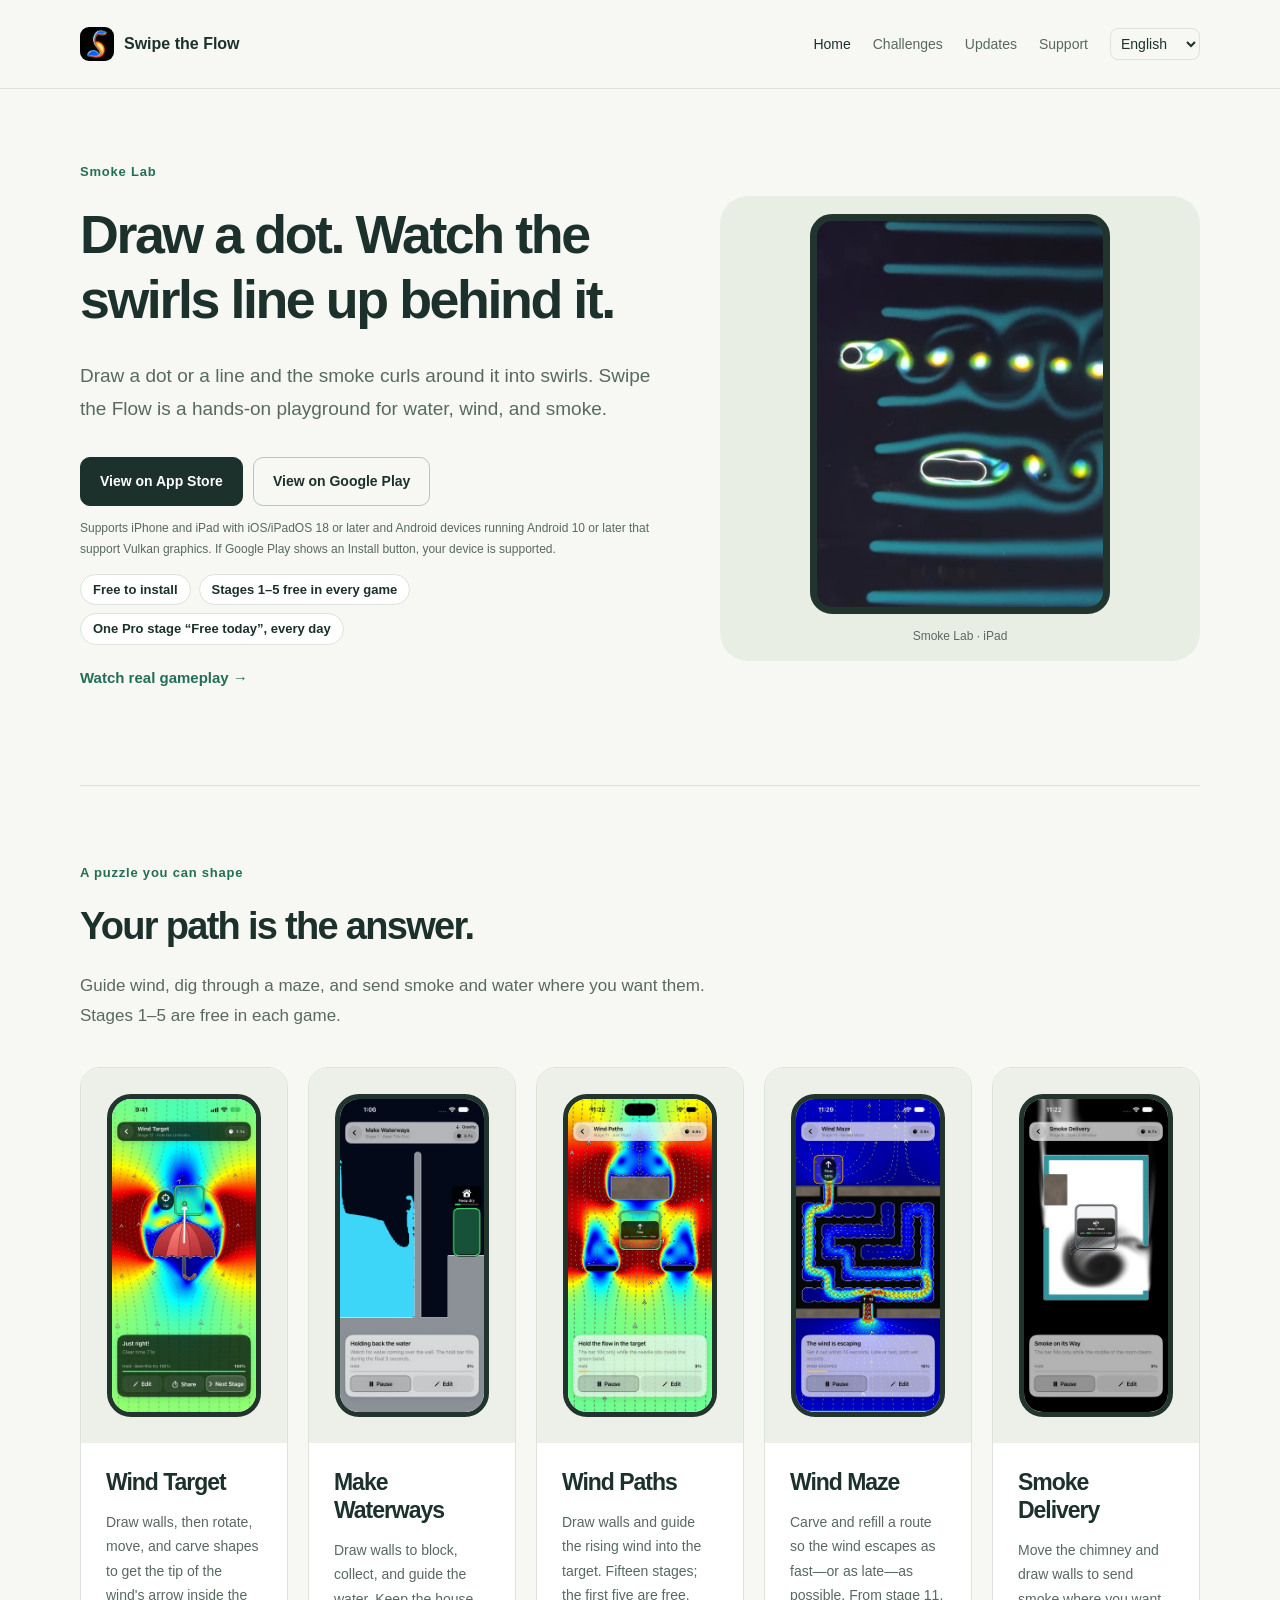
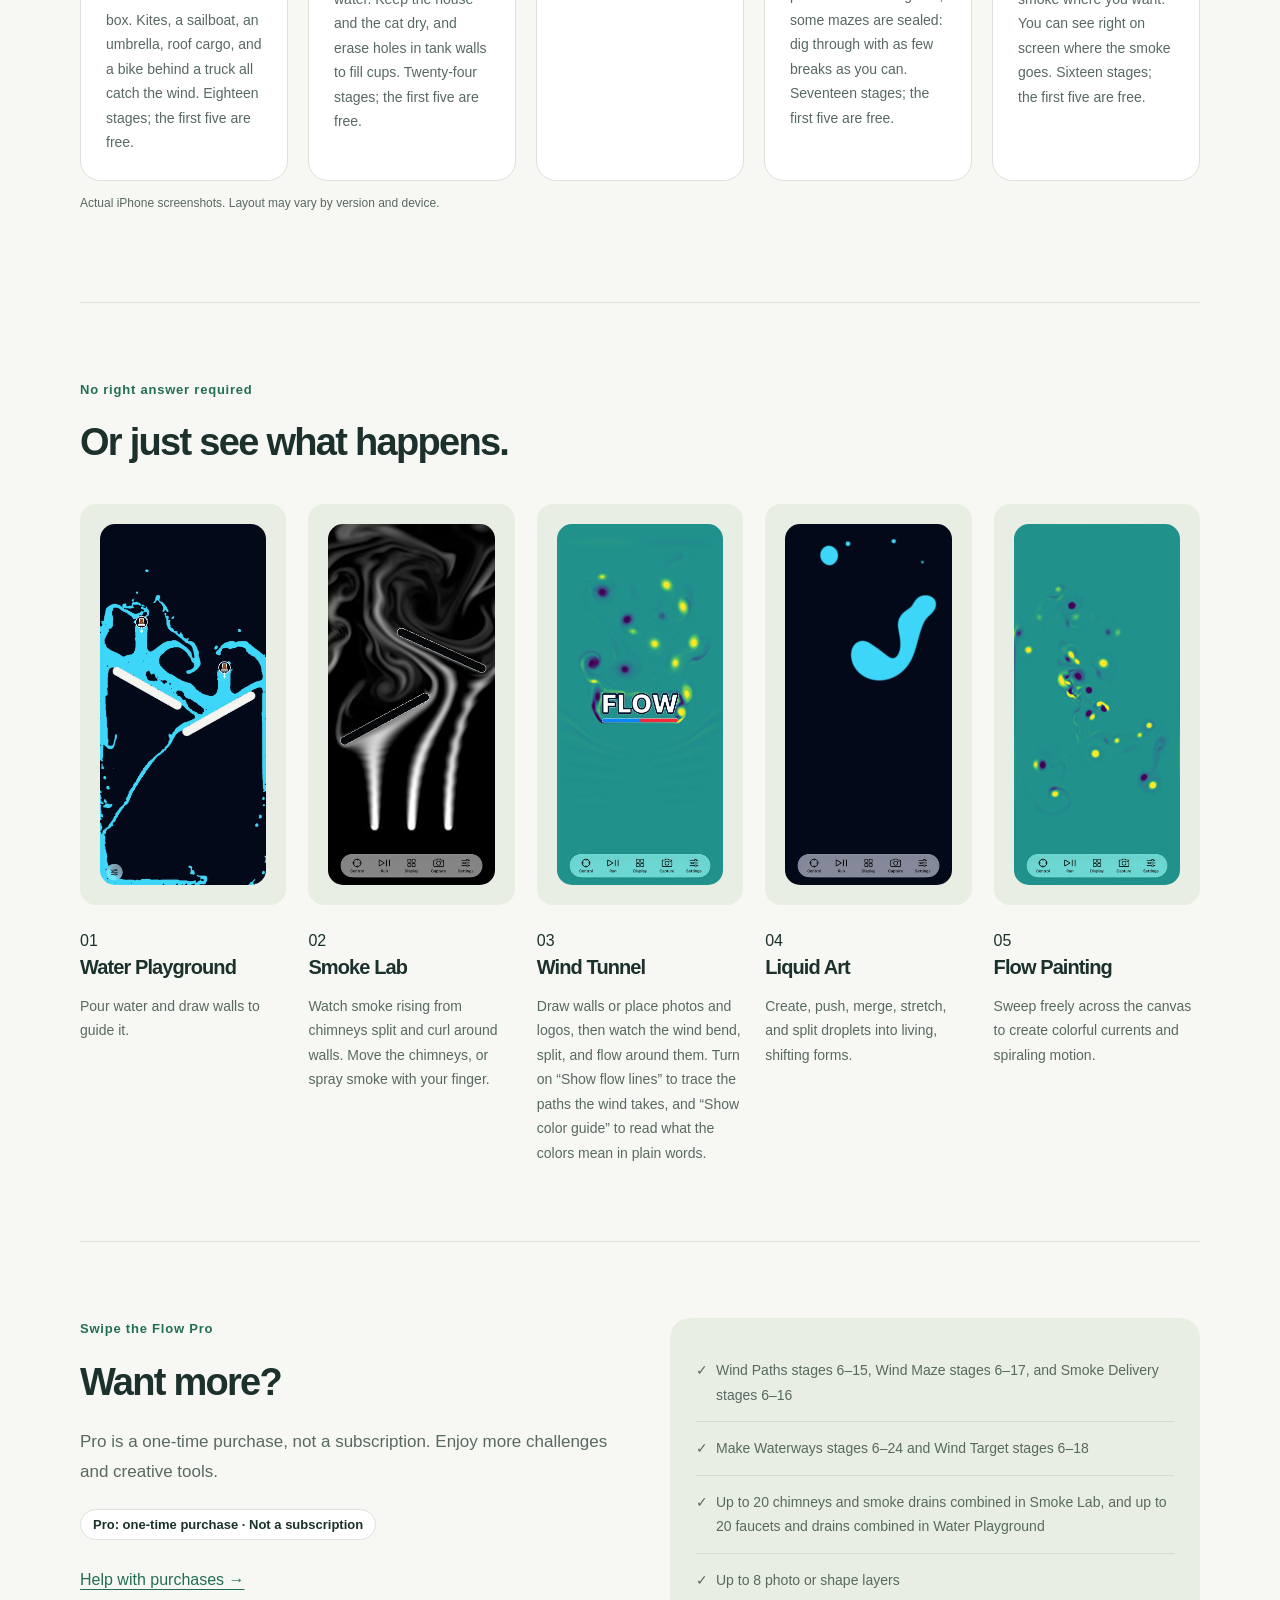
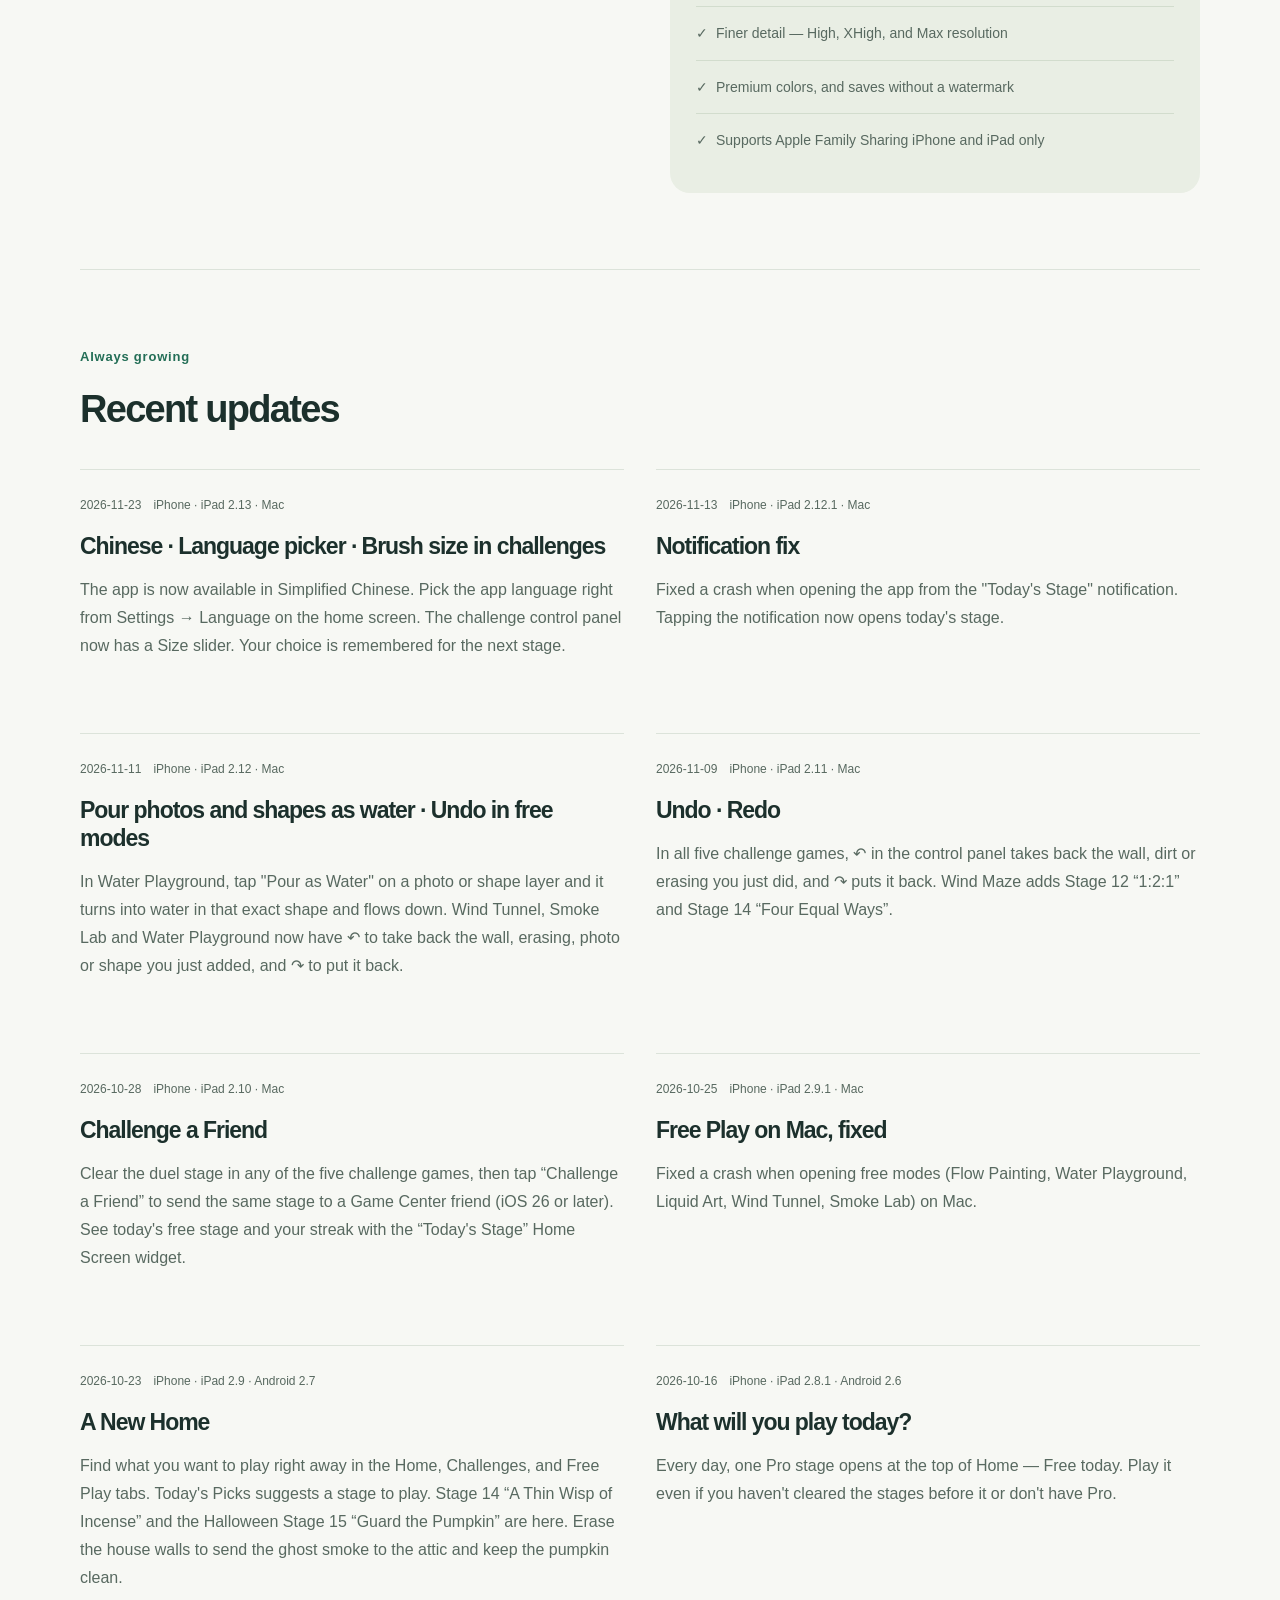
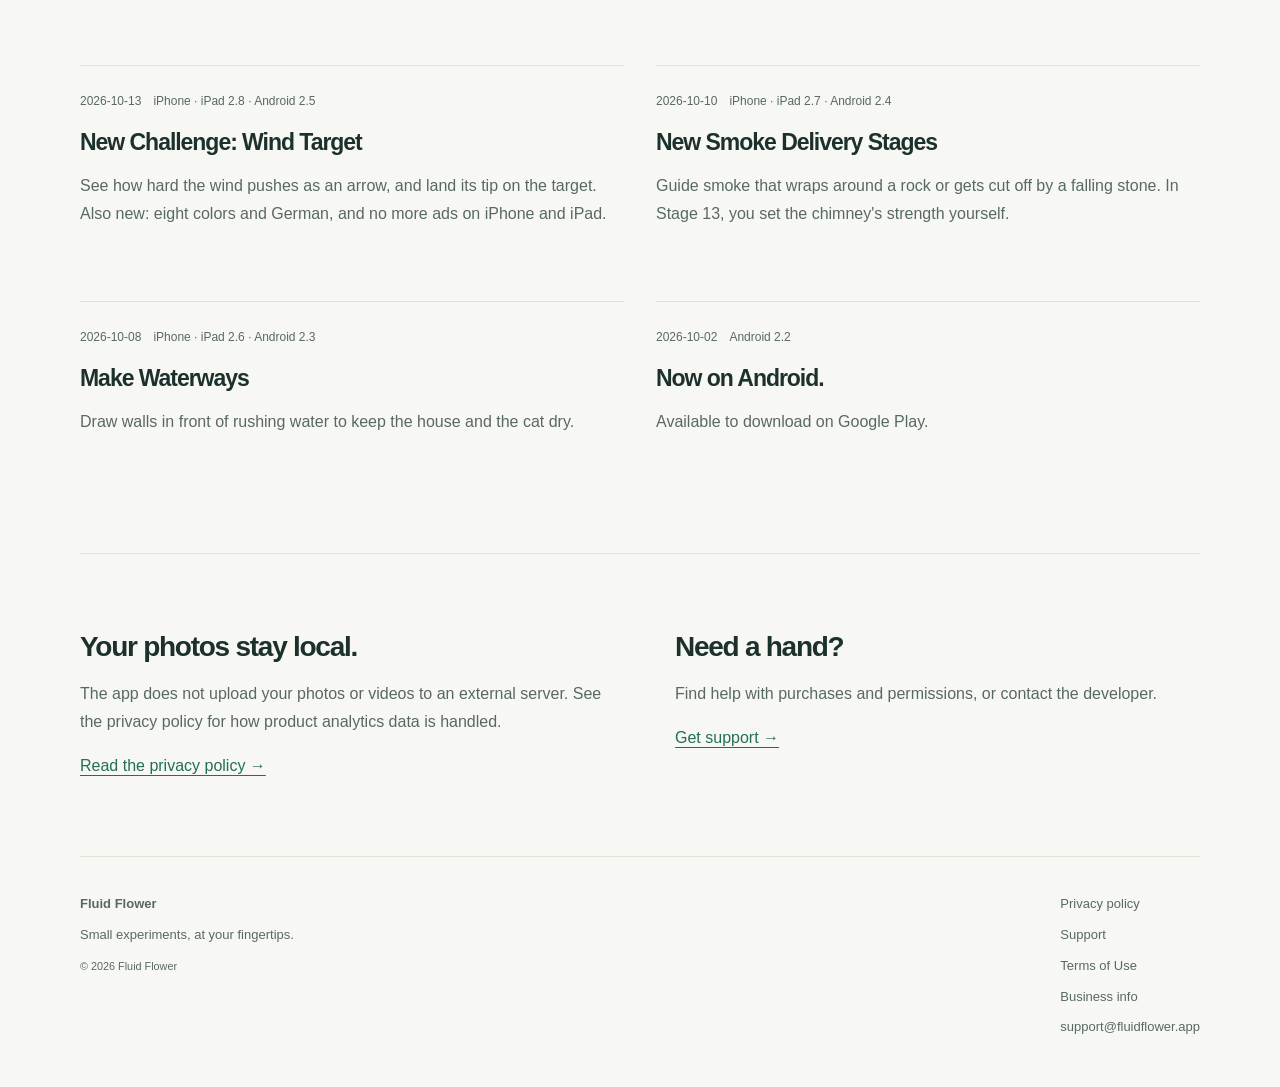
<file: index.html>
<!doctype html><html lang="en"><head><meta charset="utf-8"><meta name="viewport" content="width=device-width,initial-scale=1"><meta name="theme-color" content="#f7f8f4"><meta name="apple-itunes-app" content="app-id=6766940354"><meta name="description" content="Pour water, draw walls, and change the flow with your fingertips. Swipe the Flow is a hands-on playground for water, wind, and smoke."><meta property="og:title" content="Swipe the Flow — Flow Puzzle"><meta property="og:description" content="Pour water, draw walls, and change the flow with your fingertips. Swipe the Flow is a hands-on playground for water, wind, and smoke."><meta property="og:type" content="website"><meta property="og:image" content="https://fluidflower.app/assets/og.jpg"><meta property="og:image:width" content="1200"><meta property="og:image:height" content="630"><meta property="og:image:alt" content="Swipe the Flow — real app screens: Smoke Lab, Water Playground, Wind Tunnel"><meta name="twitter:card" content="summary_large_image"><meta property="og:url" content="https://fluidflower.app/"><link rel="alternate" hreflang="ko" href="https://fluidflower.app/?lang=ko"><link rel="alternate" hreflang="en" href="https://fluidflower.app/?lang=en"><link rel="alternate" hreflang="ja" href="https://fluidflower.app/?lang=ja"><link rel="alternate" hreflang="de" href="https://fluidflower.app/?lang=de"><link rel="alternate" hreflang="zh-Hans" href="https://fluidflower.app/?lang=zh"><link rel="alternate" hreflang="x-default" href="https://fluidflower.app/"><link rel="icon" href="/app-icon.png"><link rel="apple-touch-icon" href="/app-icon.png"><link rel="stylesheet" href="/assets/site.css"><script src="/assets/site.js" defer></script><title>Swipe the Flow — Flow Puzzle</title></head><body><a data-ko="본문으로 건너뛰기" data-en="Skip to content" data-ja="本文へ移動" data-de="Zum Inhalt springen" data-zh="跳到正文" class="skip" href="#main">본문으로 건너뛰기</a><header class="site-header"><div class="shell nav"><a class="brand" href="/"><img src="/app-icon.png" alt="" width="34" height="34"><span>Swipe the Flow</span></a><nav aria-label="Menu" data-aria-ko="메뉴" data-aria-en="Menu" data-aria-ja="メニュー" data-aria-de="Menü" data-aria-zh="菜单"><a data-ko="홈" data-en="Home" data-ja="ホーム" data-de="Start" data-zh="首页" href="/" aria-current="page">홈</a><a data-ko="도전" data-en="Challenges" data-ja="チャレンジ" data-de="Herausforderungen" data-zh="挑战玩法" href="/#challenges">도전</a><a data-ko="업데이트" data-en="Updates" data-ja="更新情報" data-de="Neuigkeiten" data-zh="更新" href="/#updates">업데이트</a><a data-ko="고객지원" data-en="Support" data-ja="サポート" data-de="Support" data-zh="帮助与支持" href="/swipe-the-flow-privacy/support.html">고객지원</a><label class="language"><span class="sr-only">언어 · Language · 言語 · Sprache · 语言</span><select id="languageSelect"><option value="ko">한국어</option><option value="en">English</option><option value="ja">日本語</option><option value="de">Deutsch</option><option value="zh">简体中文</option></select></label></nav></div></header><main id="main" class="shell"><section class="hero"><div class="hero-head"><p data-ko="연기 실험실" data-en="Smoke Lab" data-ja="煙ラボ" data-de="Rauchlabor" data-zh="烟雾实验室" class="eyebrow">연기 실험실</p><h1 data-ko="점 하나 찍으면, 뒤로 소용돌이가 줄지어" data-en="Draw a dot. Watch the swirls line up behind it." data-ja="点をひとつ描くと、うしろに渦が並ぶ" data-de="Mal einen Punkt. Dahinter reihen sich die Wirbel." data-zh="点一个点，涡旋就在身后排成一列">점 하나 찍으면, 뒤로 소용돌이가 줄지어</h1></div><figure class="hero-stage"><div class="tablet"><video id="hero-video" src="/assets/hero-neon.mp4" poster="/assets/hero-neon-poster.png" autoplay muted loop playsinline preload="metadata" aria-label="Smoke Lab · iPad" data-aria-ko="연기 실험실 · iPad" data-aria-en="Smoke Lab · iPad" data-aria-ja="煙ラボ · iPad" data-aria-de="Rauchlabor · iPad" data-aria-zh="烟雾实验室 · iPad"></video></div><figcaption data-ko="연기 실험실 · iPad" data-en="Smoke Lab · iPad" data-ja="煙ラボ · iPad" data-de="Rauchlabor · iPad" data-zh="烟雾实验室 · iPad">연기 실험실 · iPad</figcaption></figure><div class="hero-body"><p data-ko="점이나 선을 그리면 연기가 그 둘레를 돌며 소용돌이를 만들어요. Swipe the Flow는 물과 바람, 연기로 직접 만들고 노는 놀이터예요." data-en="Draw a dot or a line and the smoke curls around it into swirls. Swipe the Flow is a hands-on playground for water, wind, and smoke." data-ja="点や線を描くと、煙がそのまわりを回って渦をつくります。Swipe the Flowは、水・風・煙で自由に作って遊べるアプリです。" data-de="Zeichne einen Punkt oder eine Linie, und der Rauch wirbelt drumherum. Swipe the Flow ist ein Spielplatz zum Anfassen – für Wasser, Wind und Rauch." data-zh="画一个点或一条线，烟就会绕着它打起旋来。Swipe the Flow 是一个用水、风和烟亲手创作、尽情玩耍的乐园。" class="lede">점이나 선을 그리면 연기가 그 둘레를 돌며 소용돌이를 만들어요. Swipe the Flow는 물과 바람, 연기로 직접 만들고 노는 놀이터예요.</p><div class="actions"><a data-ko="App Store에서 보기" data-en="View on App Store" data-ja="App Store で見る" data-de="Im App Store ansehen" data-zh="在 App Store 查看" class="button" data-store="apple" href="https://apps.apple.com/app/apple-store/id6766940354?pt=128865715&amp;ct=website&amp;mt=8">App Store에서 보기</a><a data-ko="Google Play에서 보기" data-en="View on Google Play" data-ja="Google Play で見る" data-de="Bei Google Play ansehen" data-zh="在 Google Play 查看" class="button secondary" data-store="play" href="https://play.google.com/store/apps/details?id=io.github.fluidflower.swipetheflow&amp;referrer=utm_source%3Dwebsite%26utm_medium%3Dhomepage">Google Play에서 보기</a></div><p data-ko="iOS·iPadOS 18 이상의 iPhone·iPad와 Android 10 이상이고 Vulkan 그래픽을 지원하는 Android 기기에서 돌아가요. Google Play에 설치 버튼이 보이면 쓸 수 있는 기기예요." data-en="Supports iPhone and iPad with iOS/iPadOS 18 or later and Android devices running Android 10 or later that support Vulkan graphics. If Google Play shows an Install button, your device is supported." data-ja="iOS・iPadOS 18 以降の iPhone・iPad と、Android 10 以降で Vulkan グラフィックスに対応した Android 端末に対応しています。Google Play にインストールボタンが表示されれば対応端末です。" data-de="Unterstützt iPhone und iPad ab iOS/iPadOS 18 sowie Android-Geräte ab Android 10 mit Vulkan-Grafikunterstützung. Zeigt Google Play die Schaltfläche „Installieren“, wird dein Gerät unterstützt." data-zh="支持 iOS/iPadOS 18 及以上的 iPhone、iPad，以及 Android 10 及以上、支持 Vulkan 图形的 Android 设备。Google Play 显示“安装”按钮，就说明你的设备可以使用。" class="fine">iOS·iPadOS 18 이상의 iPhone·iPad와 Android 10 이상이고 Vulkan 그래픽을 지원하는 Android 기기에서 돌아가요. Google Play에 설치 버튼이 보이면 쓸 수 있는 기기예요.</p><ul class="free-box hero-free" aria-label="What's free" data-aria-ko="무료로 할 수 있는 것" data-aria-en="What's free" data-aria-ja="無料でできること" data-aria-de="Was gratis ist" data-aria-zh="免费可以玩的内容"><li data-ko="설치 무료" data-en="Free to install" data-ja="インストール無料" data-de="Kostenlos installieren" data-zh="免费下载">설치 무료</li><li data-ko="게임마다 1~5단계 무료" data-en="Stages 1–5 free in every game" data-ja="どのゲームもステージ1〜5は無料" data-de="In jedem Spiel Level 1–5 gratis" data-zh="每款游戏第1～5关免费">게임마다 1~5단계 무료</li><li data-ko="매일 Pro 판 하나 「오늘 무료」" data-en="One Pro stage “Free today”, every day" data-ja="毎日Proステージがひとつ「今日無料」" data-de="Jeden Tag ein Pro-Level „Heute gratis“" data-zh="每天一个 Pro 关卡“今日免费”">매일 Pro 판 하나 「오늘 무료」</li></ul><button data-ko="실제 플레이 영상 보기 →" data-en="Watch real gameplay →" data-ja="実際のプレイを見る →" data-de="Echtes Gameplay ansehen →" data-zh="观看实际游玩视频 →" id="open-film" type="button" class="text-button">실제 플레이 영상 보기 →</button></div></section><section class="section" id="challenges"><p data-ko="길을 만드는 퍼즐" data-en="A puzzle you can shape" data-ja="道をつくるパズル" data-de="Ein Rätsel, das du formst" data-zh="自己开路的解谜" class="eyebrow">길을 만드는 퍼즐</p><h2 data-ko="내가 그린 길이 답이 돼요." data-en="Your path is the answer." data-ja="あなたの描く道が、答えになる。" data-de="Dein Weg ist die Lösung." data-zh="你画出的路，就是答案。" >내가 그린 길이 답이 돼요.</h2><p data-ko="바람을 보내고, 미로를 뚫고, 연기와 물을 원하는 곳으로. 다섯 게임 모두 1~5단계는 무료예요." data-en="Guide wind, dig through a maze, and send smoke and water where you want them. Stages 1–5 are free in each game." data-ja="風を導き、迷路を掘り、煙と水を狙った場所へ。どのゲームもステージ1〜5は無料です。" data-de="Lenke den Wind, grab dich durch ein Labyrinth und bring Rauch und Wasser dorthin, wo du sie willst. In jedem Spiel sind Level 1–5 kostenlos." data-zh="引导风、挖穿迷宫，把烟和水送到你想要的地方。五款游戏的第1～5关全部免费。" class="section-copy">바람을 보내고, 미로를 뚫고, 연기와 물을 원하는 곳으로. 다섯 게임 모두 1~5단계는 무료예요.</p><div class="challenge-grid"><article class="challenge"><div class="capture"><img data-src-ko="/assets/target-ko.webp" data-alt-ko="바람 과녁 실제 화면" data-src-en="/assets/target-en.webp" data-alt-en="Wind Target gameplay" data-alt-de="Windziel – echter Bildschirm" data-src-ja="/assets/target-ja.webp" data-src-de="/assets/target-de.webp" data-alt-ja="風のまとの実際の画面" alt="바람 과녁 실제 화면" width="660" height="1434" loading="lazy" decoding="async" data-src-zh="/assets/target-en.webp" data-alt-zh="风力靶心实际画面"></div><div class="card-copy">
              <h3 data-lang data-ko="바람 과녁" data-en="Wind Target" data-ja="風のまと" data-de="Windziel" data-zh="风力靶心">바람 과녁</h3>
              <p data-lang data-ko="벽을 그리고, 그림을 돌리고 옮기고 깎아서 바람이 미는 화살표의 끝을 네모 안에 넣으세요. 연·돛단배·우산·지붕 짐·트럭 뒤 자전거가 바람을 받아요. 모두 18단계, 1~5단계는 무료." data-en="Draw walls, then rotate, move, and carve shapes to get the tip of the wind&#x27;s arrow inside the box. Kites, a sailboat, an umbrella, roof cargo, and a bike behind a truck all catch the wind. Eighteen stages; the first five are free." data-ja="壁を描き、絵を回したり動かしたり削ったりして、風が押す矢印の先を四角の中に入れましょう。凧、ヨット、傘、屋根の荷物、トラックの後ろの自転車が風を受けます。全18ステージ、1〜5ステージは無料。" data-de="Zeichne Wände, dreh, verschieb und radiere Formen, bis die Spitze des Windpfeils im Zielfeld liegt. Drachen, ein Segelboot, ein Schirm, Dachgepäck und ein Fahrrad hinter einem Lkw fangen den Wind. 18 Level, die ersten fünf sind kostenlos." data-zh="画墙，再旋转、移动、削一削图形，让风推动的箭头尖落进方框。风筝、帆船、雨伞、车顶行李、卡车后的自行车都会被风推动。共18关，第1～5关免费。">벽을 그리고, 그림을 돌리고 옮기고 깎아서 바람이 미는 화살표의 끝을 네모 안에 넣으세요. 연·돛단배·우산·지붕 짐·트럭 뒤 자전거가 바람을 받아요. 모두 18단계, 1~5단계는 무료.</p>
              
            </div></article><article class="challenge"><div class="capture"><img data-src-ko="/assets/waterpaths-ko.webp" data-alt-ko="물길 만들기 실제 화면" data-src-en="/assets/waterpaths-en.webp" data-alt-en="Make Waterways gameplay" data-alt-de="Wasserwege – echter Bildschirm" data-src-ja="/assets/waterpaths-ja.webp" data-src-de="/assets/waterpaths-de.webp" data-alt-ja="水の道づくりの実際の画面" alt="물길 만들기 실제 화면" width="660" height="1434" loading="lazy" decoding="async" data-src-zh="/assets/waterpaths-en.webp" data-alt-zh="开挖水道实际画面"></div><div class="card-copy">
              <h3 data-lang data-ko="물길 만들기" data-en="Make Waterways" data-ja="水の道づくり" data-de="Wasserwege" data-zh="开挖水道">물길 만들기</h3>
              <p data-lang data-ko="벽을 그려 물을 막고, 모으고, 보내 보세요. 집과 고양이를 지키고, 물탱크 벽에 구멍을 뚫어 컵을 채우세요. 모두 24단계, 1~5단계는 무료." data-en="Draw walls to block, collect, and guide the water. Keep the house and the cat dry, and erase holes in tank walls to fill cups. Twenty-four stages; the first five are free." data-ja="壁を描いて、水をせき止め、集め、送りましょう。家や猫を守り、タンクの壁に穴をあけてコップを満たしましょう。全24ステージ、1〜5ステージは無料。" data-de="Zeichne Wände, um Wasser aufzuhalten, zu sammeln und zu lenken. Halte Haus und Katze trocken und radiere Löcher in Tankwände, um Becher zu füllen. 24 Level, die ersten fünf sind kostenlos." data-zh="画墙把水挡住、收集起来、引过去。保护房子和猫不被淋湿，在水箱壁上开洞把杯子装满。共24关，第1～5关免费。">벽을 그려 물을 막고, 모으고, 보내 보세요. 집과 고양이를 지키고, 물탱크 벽에 구멍을 뚫어 컵을 채우세요. 모두 24단계, 1~5단계는 무료.</p>
              
            </div></article><article class="challenge"><div class="capture"><img data-src-ko="/assets/paths-ko.webp" data-alt-ko="바람길 실제 화면" data-src-en="/assets/paths-en.webp" data-alt-en="Wind Paths gameplay" data-alt-de="Windwege – echter Bildschirm" data-src-ja="/assets/paths-ja.webp" data-src-de="/assets/paths-de.webp" data-alt-ja="ウィンドパスの実際の画面" alt="바람길 실제 화면" width="660" height="1434" loading="lazy" decoding="async" data-src-zh="/assets/paths-en.webp" data-alt-zh="风道设计实际画面"></div><div class="card-copy">

              <h3 data-lang data-ko="바람길" data-en="Wind Paths" data-ja="ウィンドパス" data-de="Windwege" data-zh="风道设计">바람길</h3>
              <p data-lang data-ko="벽을 그려 아래에서 들어오는 바람을 목표 지점으로 보내세요. 모두 15단계, 1~5단계는 무료." data-en="Draw walls and guide the rising wind into the target. Fifteen stages; the first five are free." data-ja="壁を描いて、下から入ってくる風を的まで導きます。全15ステージ、1〜5ステージは無料。" data-de="Zeichne Wände und lenke den aufsteigenden Wind ins Ziel. 15 Level, die ersten fünf sind kostenlos." data-zh="画墙，把从下方吹来的风引进目标。共15关，第1～5关免费。">벽을 그려 아래에서 들어오는 바람을 목표 지점으로 보내세요. 모두 15단계, 1~5단계는 무료.</p>
            </div></article><article class="challenge"><div class="capture"><img data-src-ko="/assets/maze-ko.webp" data-alt-ko="바람 미로 실제 화면" data-src-en="/assets/maze-en.webp" data-alt-en="Wind Maze gameplay" data-alt-de="Windlabyrinth – echter Bildschirm" data-src-ja="/assets/maze-ja.webp" data-src-de="/assets/maze-de.webp" data-alt-ja="ウィンドメイズの実際の画面" alt="바람 미로 실제 화면" width="660" height="1434" loading="lazy" decoding="async" data-src-zh="/assets/maze-en.webp" data-alt-zh="风之迷宫实际画面"></div><div class="card-copy">

              <h3 data-lang data-ko="바람 미로" data-en="Wind Maze" data-ja="ウィンドメイズ" data-de="Windlabyrinth" data-zh="风之迷宫">바람 미로</h3>
              <p data-lang data-ko="벽을 파고 메워 바람이 가장 빨리, 또는 가장 늦게 탈출하는 길을 만드세요. 11단계부터는 벽으로 막힌 미로도 나와요. 벽을 가장 적게 파서 길을 여세요. 모두 17단계, 1~5단계는 무료." data-en="Carve and refill a route so the wind escapes as fast—or as late—as possible. From stage 11, some mazes are sealed: dig through with as few breaks as you can. Seventeen stages; the first five are free." data-ja="壁を掘って埋めて、風がいちばんはやく、またはいちばんおそく抜ける道を作りましょう。11ステージからは、ふさがれた迷路も出てきます。できるだけ少なく掘って道を開けましょう。全17ステージ、1〜5ステージは無料。" data-de="Grab einen Weg und füll ihn wieder auf, damit der Wind so schnell – oder so spät – wie möglich entkommt. Ab Level 11 sind manche Labyrinthe verschlossen: Öffne sie mit so wenigen Durchbrüchen wie möglich. 17 Level, die ersten fünf sind kostenlos." data-zh="挖开、填平墙壁，开出一条让风最快——或最慢——逃出去的路。从第11关起会出现封死的迷宫：尽量少挖几处把它打通。共17关，第1～5关免费。">벽을 파고 메워 바람이 가장 빨리, 또는 가장 늦게 탈출하는 길을 만드세요. 11단계부터는 벽으로 막힌 미로도 나와요. 벽을 가장 적게 파서 길을 여세요. 모두 17단계, 1~5단계는 무료.</p>
            </div></article><article class="challenge"><div class="capture"><img data-src-ko="/assets/delivery-ko.webp" data-alt-ko="연기 배달 실제 화면" data-src-en="/assets/delivery-en.webp" data-alt-en="Smoke Delivery gameplay" data-alt-de="Rauchpost – echter Bildschirm" data-src-ja="/assets/delivery-ja.webp" data-src-de="/assets/delivery-de.webp" data-alt-ja="煙の配達の実際の画面" alt="연기 배달 실제 화면" width="660" height="1434" loading="lazy" decoding="async" data-src-zh="/assets/delivery-en.webp" data-alt-zh="烟雾快递实际画面"></div><div class="card-copy">

              <h3 data-lang data-ko="연기 배달" data-en="Smoke Delivery" data-ja="煙の配達" data-de="Rauchpost" data-zh="烟雾快递">연기 배달</h3>
              <p data-lang data-ko="굴뚝을 옮기고 벽을 그려 연기를 원하는 곳에 보내세요. 연기가 어디로 가는지 눈으로 바로 보여요. 모두 16단계, 1~5단계는 무료." data-en="Move the chimney and draw walls to send smoke where you want. You can see right on screen where the smoke goes. Sixteen stages; the first five are free." data-ja="煙突を動かし壁を描いて、煙を思い通りの場所へ届けます。煙がどこへ行くか、画面ですぐ見えます。全16ステージ、1〜5ステージは無料。" data-de="Verschieb den Schornstein und zeichne Wände, um den Rauch ans Ziel zu bringen. Du siehst direkt auf dem Bildschirm, wohin der Rauch zieht. 16 Level, die ersten fünf sind kostenlos." data-zh="移动烟囱、画墙，把烟送到你想要的地方。烟往哪儿走，一眼就能看见。共16关，第1～5关免费。">굴뚝을 옮기고 벽을 그려 연기를 원하는 곳에 보내세요. 연기가 어디로 가는지 눈으로 바로 보여요. 모두 16단계, 1~5단계는 무료.</p>
            </div></article></div><p data-ko="이미지는 실제 iPhone 화면입니다. 화면 구성은 버전과 기기에 따라 다를 수 있습니다." data-en="Actual iPhone screenshots. Layout may vary by version and device." data-ja="画像は実際の iPhone の画面です。画面構成はバージョンや端末によって異なる場合があります。" data-de="Echte iPhone-Bildschirmfotos. Die Darstellung kann je nach Version und Gerät abweichen." data-zh="图片为 iPhone 实际画面。画面布局可能因版本和设备而不同。" class="fine">이미지는 실제 iPhone 화면입니다. 화면 구성은 버전과 기기에 따라 다를 수 있습니다.</p></section><section class="section" id="modes"><p data-ko="정답 없이, 자유롭게" data-en="No right answer required" data-ja="正解を気にせず、自由に" data-de="Keine richtige Antwort nötig" data-zh="没有标准答案，随心玩" class="eyebrow">정답 없이, 자유롭게</p><h2 data-ko="그냥 만져보고 싶을 때도." data-en="Or just see what happens." data-ja="ただ、触ってみたいときにも。" data-de="Oder schau einfach, was passiert." data-zh="只想随手摆弄一下也可以。" >그냥 만져보고 싶을 때도.</h2><div class="mode-grid"><article class="mode"><div class="mode-capture"><img data-src-ko="/assets/water-ko.webp" data-alt-ko="물 놀이터 · iPhone" data-src-en="/assets/water-en.webp" data-alt-en="Water Playground · iPhone" data-alt-de="Wasserspielplatz · iPhone" data-src-ja="/assets/water-ja.webp" data-src-de="/assets/water-de.webp" data-alt-ja="水の遊び場 · iPhone" alt="물 놀이터 · iPhone" width="660" height="1434" loading="lazy" decoding="async" data-src-zh="/assets/water-en.webp" data-alt-zh="玩水乐园 · iPhone"></div><div class="mode-copy">
              <span class="mode-number">01</span>
              <h3 data-ko="물 놀이터" data-en="Water Playground" data-ja="水の遊び場" data-de="Wasserspielplatz" data-zh="玩水乐园">물 놀이터</h3>
              <p data-lang data-ko="물을 붓고 벽을 그려 물길을 바꿔 보세요." data-en="Pour water and draw walls to guide it." data-ja="水を注いで壁を描き、水の流れを変えてみましょう。" data-de="Gieß Wasser ein und zeichne Wände, um es zu lenken." data-zh="倒水、画墙，改变水的去向。">물을 붓고 벽을 그려 물길을 바꿔 보세요.</p>
            </div></article><article class="mode"><div class="mode-capture"><img data-src-ko="/assets/smoke-ko.webp" data-alt-ko="연기 실험실 · iPhone" data-src-en="/assets/smoke-en.webp" data-alt-en="Smoke Lab · iPhone" data-alt-de="Rauchlabor · iPhone" data-src-ja="/assets/smoke-ja.webp" data-src-de="/assets/smoke-de.webp" data-alt-ja="煙ラボ · iPhone" alt="연기 실험실 · iPhone" width="660" height="1434" loading="lazy" decoding="async" data-src-zh="/assets/smoke-en.webp" data-alt-zh="烟雾实验室 · iPhone"></div><div class="mode-copy">
              <span class="mode-number">02</span>
              <h3 data-ko="연기 실험실" data-en="Smoke Lab" data-ja="煙ラボ" data-de="Rauchlabor" data-zh="烟雾实验室" >연기 실험실</h3>
              <p data-lang data-ko="굴뚝에서 올라오는 연기가 벽을 만나 갈라지고 감기는 모습을 보세요. 굴뚝은 옮기고, 연기는 손가락으로 뿌릴 수 있어요." data-en="Watch smoke rising from chimneys split and curl around walls. Move the chimneys, or spray smoke with your finger." data-ja="煙突から立ちのぼる煙が、壁に当たって分かれ、巻き込まれていく様子を見てみましょう。煙突を動かし、指で煙を吹きつけられます。" data-de="Sieh zu, wie aufsteigender Rauch aus Schornsteinen sich an Wänden teilt und verwirbelt. Verschieb die Schornsteine oder sprüh Rauch mit dem Finger." data-zh="看烟囱里升起的烟碰到墙后分开、卷起。烟囱可以挪动，也可以用手指撒烟。">굴뚝에서 올라오는 연기가 벽을 만나 갈라지고 감기는 모습을 보세요. 굴뚝은 옮기고, 연기는 손가락으로 뿌릴 수 있어요.</p>
            </div></article><article class="mode"><div class="mode-capture"><img data-src-ko="/assets/wind-ko.webp" data-alt-ko="바람 실험실 · iPhone" data-src-en="/assets/wind-en.webp" data-alt-en="Wind Tunnel · iPhone" data-alt-de="Windkanal · iPhone" data-src-ja="/assets/wind-ja.webp" data-src-de="/assets/wind-de.webp" data-alt-ja="風の実験室 · iPhone" alt="바람 실험실 · iPhone" width="660" height="1434" loading="lazy" decoding="async" data-src-zh="/assets/wind-en.webp" data-alt-zh="风洞实验室 · iPhone"></div><div class="mode-copy">
              <span class="mode-number">03</span>
              <h3 data-ko="바람 실험실" data-en="Wind Tunnel" data-ja="風の実験室" data-de="Windkanal" data-zh="风洞实验室" >바람 실험실</h3>
              <p data-lang data-ko="벽을 그리거나 사진과 로고를 놓고, 바람이 구조물을 피해 흐르는 모습을 바로 확인하세요. 「바람길 보기」로 바람이 지나가는 길을 선으로 보고, 「색 안내 보기」로 화면의 색이 무엇을 뜻하는지 말로 확인하세요." data-en="Draw walls or place photos and logos, then watch the wind bend, split, and flow around them. Turn on “Show flow lines” to trace the paths the wind takes, and “Show color guide” to read what the colors mean in plain words." data-ja="壁を描いたり、写真やロゴを置いたりすると、風がそれをよけて流れていきます。「風の流れを表示」で風の通り道が線で見え、「色のガイドを表示」で画面の色の意味が言葉でわかります。" data-de="Zeichne Wände oder setz Fotos und Logos und sieh zu, wie sich der Wind biegt, teilt und um sie herumströmt. Mit „Strömungslinien anzeigen“ folgst du den Wegen des Windes, mit „Farblegende anzeigen“ liest du in einfachen Worten, was die Farben bedeuten." data-zh="画墙，或者放上照片和标志，马上就能看到风怎样绕开、分开、流过它们。打开“显示气流线”可以看清风走过的路线，打开“显示颜色说明”就能用大白话看懂画面上的颜色。">벽을 그리거나 사진과 로고를 놓고, 바람이 구조물을 피해 흐르는 모습을 바로 확인하세요. 「바람길 보기」로 바람이 지나가는 길을 선으로 보고, 「색 안내 보기」로 화면의 색이 무엇을 뜻하는지 말로 확인하세요.</p>
            </div></article><article class="mode"><div class="mode-capture"><img data-src-ko="/assets/liquid-ko.webp" data-alt-ko="물방울 · iPhone" data-src-en="/assets/liquid-en.webp" data-alt-en="Liquid Art · iPhone" data-alt-de="Tropfenkunst · iPhone" data-src-ja="/assets/liquid-ja.webp" data-src-de="/assets/liquid-de.webp" data-alt-ja="しずく · iPhone" alt="물방울 · iPhone" width="660" height="1434" loading="lazy" decoding="async" data-src-zh="/assets/liquid-en.webp" data-alt-zh="水滴艺术 · iPhone"></div><div class="mode-copy">
              <span class="mode-number">04</span>
              <h3 data-ko="물방울" data-en="Liquid Art" data-ja="しずく" data-de="Tropfenkunst" data-zh="水滴艺术" >물방울</h3>
              <p data-lang data-ko="물방울을 만들고 밀고 합치세요. 늘이거나 나누면 살아 움직이는 모양이 돼요." data-en="Create, push, merge, stretch, and split droplets into living, shifting forms." data-ja="しずくを作って、押して、くっつけて、引きのばす。形が生きているように変わります。" data-de="Erschaffe, schiebe, verschmelze, zieh und teile Tropfen zu lebendigen, wandelnden Formen." data-zh="创造、推动、合并水滴，再拉长或分开，做出活起来、不断变化的形状。">물방울을 만들고 밀고 합치세요. 늘이거나 나누면 살아 움직이는 모양이 돼요.</p>
            </div></article><article class="mode"><div class="mode-capture"><img data-src-ko="/assets/swipe-ko.webp" data-alt-ko="바람 그림 · iPhone" data-src-en="/assets/swipe-en.webp" data-alt-en="Flow Painting · iPhone" data-alt-de="Strömungsmalerei · iPhone" data-src-ja="/assets/swipe-ja.webp" data-src-de="/assets/swipe-de.webp" data-alt-ja="風のお絵かき · iPhone" alt="바람 그림 · iPhone" width="660" height="1434" loading="lazy" decoding="async" data-src-zh="/assets/swipe-en.webp" data-alt-zh="流动画板 · iPhone"></div><div class="mode-copy">
              <span class="mode-number">05</span>
              <h3 data-ko="바람 그림" data-en="Flow Painting" data-ja="風のお絵かき" data-de="Strömungsmalerei" data-zh="流动画板" >바람 그림</h3>
              <p data-lang data-ko="화면을 자유롭게 쓸어 다채로운 흐름과 소용돌이를 만들고 지켜보세요." data-en="Sweep freely across the canvas to create colorful currents and spiraling motion." data-ja="画面を自由になぞって、色とりどりの流れとうず巻く模様を描きます。" data-de="Wisch frei über den Bildschirm und zeichne bunte Strömungen und Wirbel." data-zh="在画面上随意划动，做出五彩的水流和打旋的涡旋。">화면을 자유롭게 쓸어 다채로운 흐름과 소용돌이를 만들고 지켜보세요.</p>
            </div></article></div></section><section class="section pro-section" id="pro"><div><p data-ko="Swipe the Flow Pro" data-en="Swipe the Flow Pro" data-ja="Swipe the Flow Pro" data-de="Swipe the Flow Pro" data-zh="Swipe the Flow Pro" class="eyebrow">Swipe the Flow Pro</p><h2 data-ko="더 깊이 즐기고 싶다면." data-en="Want more?" data-ja="もっと楽しみたくなったら。" data-de="Lust auf mehr?" data-zh="想玩得更尽兴？" >더 깊이 즐기고 싶다면.</h2><p data-ko="Pro는 구독이 아니라 한 번만 사는 상품이에요. 더 많은 도전과 창작 도구를 즐겨 보세요." data-en="Pro is a one-time purchase, not a subscription. Enjoy more challenges and creative tools." data-ja="Proはサブスクリプションではなく、一度きりの購入です。もっと多くのチャレンジと創作ツールを楽しめます。" data-de="Pro ist ein Einmalkauf, kein Abo. Genieß mehr Herausforderungen und kreative Werkzeuge." data-zh="Pro 是一次性购买，不是订阅。解锁更多挑战和创作工具。" class="section-copy">Pro는 구독이 아니라 한 번만 사는 상품이에요. 더 많은 도전과 창작 도구를 즐겨 보세요.</p><ul class="free-box" aria-label="Pro" data-aria-ko="Pro" data-aria-en="Pro" data-aria-ja="Pro" data-aria-de="Pro" data-aria-zh="Pro"><li data-ko="Pro는 한 번 결제 · 구독 아님" data-en="Pro: one-time purchase · Not a subscription" data-ja="Proは買い切り・サブスクリプションではありません" data-de="Pro: Einmalkauf · Kein Abo" data-zh="Pro 一次性购买 · 不是订阅">Pro는 한 번 결제 · 구독 아님</li></ul><a data-ko="구매 관련 도움말 →" data-en="Help with purchases →" data-ja="購入についてのヘルプ →" data-de="Hilfe zu Käufen →" data-zh="购买相关帮助 →" href="/swipe-the-flow-privacy/support.html#purchases">구매 관련 도움말 →</a></div><div class="pro-panel"><ul class="pro-list">
            <li><span class="check">✓</span><span data-lang data-ko="바람길 6~15단계·바람 미로 6~17단계·연기 배달 6~16단계" data-en="Wind Paths stages 6–15, Wind Maze stages 6–17, and Smoke Delivery stages 6–16" data-ja="ウィンドパスのステージ6〜15、ウィンドメイズのステージ6〜17、煙の配達のステージ6〜16" data-de="Windwege Level 6–15, Windlabyrinth Level 6–17 und Rauchpost Level 6–16" data-zh="风道设计第6～15关、风之迷宫第6～17关、烟雾快递第6～16关">바람길 6~15단계·바람 미로 6~17단계·연기 배달 6~16단계</span></li>
            <li><span class="check">✓</span><span><span data-lang data-ko="물길 만들기 6~24단계·바람 과녁 6~18단계" data-en="Make Waterways stages 6–24 and Wind Target stages 6–18" data-ja="水の道づくりのステージ6〜24、風のまとのステージ6〜18" data-de="Wasserwege Level 6–24 und Windziel Level 6–18" data-zh="开挖水道第6～24关、风力靶心第6～18关">물길 만들기 6~24단계·바람 과녁 6~18단계</span></span></li>
            <li><span class="check">✓</span><span data-lang data-ko="연기 실험실의 굴뚝과 연기 빨대를 합쳐 20개까지, 물 놀이터의 수도꼭지와 배수구를 합쳐 20개까지" data-en="Up to 20 chimneys and smoke drains combined in Smoke Lab, and up to 20 faucets and drains combined in Water Playground" data-ja="煙ラボの煙突と煙吸い込みを合わせて20個まで、水の遊び場の蛇口と排水口を合わせて20個まで" data-de="Im Rauchlabor insgesamt bis zu 20 Schornsteine und Rauchsauger, im Wasserspielplatz insgesamt bis zu 20 Wasserhähne und Abflüsse" data-zh="烟雾实验室的烟囱和排烟口合计最多20个，玩水乐园的水龙头和排水口合计最多20个">연기 실험실의 굴뚝과 연기 빨대를 합쳐 20개까지, 물 놀이터의 수도꼭지와 배수구를 합쳐 20개까지</span></li>
            <li><span class="check">✓</span><span data-lang data-ko="사진이나 도형을 8개까지" data-en="Up to 8 photo or shape layers" data-ja="写真や図形を 8 つまで追加" data-de="Bis zu 8 Foto- oder Formebenen" data-zh="照片或形状最多8个">사진이나 도형을 8개까지</span></li>
            <li><span class="check">✓</span><span data-lang data-ko="더 섬세한 화면 — 해상도 높음·매우 높음·최대" data-en="Finer detail — High, XHigh, and Max resolution" data-ja="より細かい画面 — 解像度「高い」「とても高い」「最大」" data-de="Feinere Details – Auflösung Hoch, Sehr hoch und Max" data-zh="更精细的画面——画质“高”“超高”“最大”">더 섬세한 화면 — 해상도 높음·매우 높음·최대</span></li>
            <li><span class="check">✓</span><span data-lang data-ko="고급 색, 그리고 워터마크 없이 저장" data-en="Premium colors, and saves without a watermark" data-ja="特別なカラーと、ウォーターマークなしの保存" data-de="Premiumfarben und Speichern ohne Wasserzeichen" data-zh="高级配色，以及无水印保存">고급 색, 그리고 워터마크 없이 저장</span></li>
            <li><span class="check">✓</span><span><span data-lang data-ko="Apple 가족 공유 지원" data-en="Supports Apple Family Sharing" data-ja="Apple のファミリー共有に対応" data-de="Unterstützt die Apple-Familienfreigabe" data-zh="支持 Apple 家人共享">Apple 가족 공유 지원</span> <span class="platform-note" data-lang data-ko="iPhone·iPad 전용" data-en="iPhone and iPad only" data-ja="iPhone・iPad 専用" data-de="Nur iPhone und iPad" data-zh="仅限 iPhone 和 iPad">iPhone·iPad 전용</span></span></li>
          </ul></div></section><section class="section" id="updates"><p data-ko="조금씩, 계속 좋아집니다" data-en="Always growing" data-ja="少しずつ、もっと楽しく" data-de="Es wächst weiter" data-zh="一点一点，越来越好" class="eyebrow">조금씩, 계속 좋아집니다</p><h2 data-ko="최근 업데이트" data-en="Recent updates" data-ja="最近の更新" data-de="Neueste Updates" data-zh="最近更新" >최근 업데이트</h2><div class="updates"><article><div class="update-meta"><time datetime="2026-11-23">2026-11-23</time><span>iPhone · iPad 2.13 · Mac</span></div><h3 data-ko="중국어 · 언어 고르기 · 도전 판 붓 굵기" data-en="Chinese · Language picker · Brush size in challenges" data-ja="中国語・言語の選択・チャレンジのブラシの太さ" data-de="Chinesisch · Sprachauswahl · Pinselstärke in Herausforderungen" data-zh="中文 · 语言选择 · 挑战关卡的笔刷粗细">중국어 · 언어 고르기 · 도전 판 붓 굵기</h3><p data-ko="앱이 중국어 간체로도 나와요. 홈 설정의 「언어」에서 앱 언어를 바로 고를 수 있어요. 도전 판 조작판에 「굵기」 막대가 생겼어요. 고른 굵기는 다음 판에서도 기억해요." data-en="The app is now available in Simplified Chinese. Pick the app language right from Settings → Language on the home screen. The challenge control panel now has a Size slider. Your choice is remembered for the next stage." data-ja="アプリが簡体字中国語に対応しました。ホームの設定の「言語」からアプリの言語をすぐに選べます。チャレンジの操作パネルに「太さ」スライダーが加わりました。選んだ太さは次のステージでも覚えています。" data-de="Die App gibt es jetzt auch auf vereinfachtem Chinesisch. Die App-Sprache wählst du direkt unter Einstellungen → Sprache auf dem Startbildschirm. Das Steuerfeld der Herausforderungen hat jetzt einen Regler „Größe“. Deine Wahl bleibt für das nächste Level erhalten." data-zh="应用现已支持简体中文。在首页「设置」的「语言」中可以直接选择应用语言。挑战操作面板新增「粗细」滑块。选好的粗细在下一关也会记住。">앱이 중국어 간체로도 나와요. 홈 설정의 「언어」에서 앱 언어를 바로 고를 수 있어요. 도전 판 조작판에 「굵기」 막대가 생겼어요. 고른 굵기는 다음 판에서도 기억해요.</p></article><article><div class="update-meta"><time datetime="2026-11-13">2026-11-13</time><span>iPhone · iPad 2.12.1 · Mac</span></div><h3 data-ko="알림 고침" data-en="Notification fix" data-ja="通知の修正" data-de="Mitteilung repariert" data-zh="修复通知问题">알림 고침</h3><p data-ko="「오늘의 판」 알림을 누르면 앱이 꺼지던 문제를 고쳤어요. 이제 알림을 누르면 오늘의 판이 바로 열려요." data-en="Fixed a crash when opening the app from the &quot;Today&#x27;s Stage&quot; notification. Tapping the notification now opens today&#x27;s stage." data-ja="「今日のステージ」の通知をタップするとアプリが終了する問題を修正しました。通知をタップすると、今日のステージが開きます。" data-de="Behoben: Die App stürzte ab, wenn man auf die Mitteilung „Level des Tages“ tippte. Die Mitteilung öffnet jetzt das Level des Tages." data-zh="修复了点击“今日关卡”通知后 App 闪退的问题。现在点通知会直接打开今日关卡。">「오늘의 판」 알림을 누르면 앱이 꺼지던 문제를 고쳤어요. 이제 알림을 누르면 오늘의 판이 바로 열려요.</p></article><article><div class="update-meta"><time datetime="2026-11-11">2026-11-11</time><span>iPhone · iPad 2.12 · Mac</span></div><h3 data-ko="사진·모양을 물로 붓기 · 자유 모드에서도 되돌리기" data-en="Pour photos and shapes as water · Undo in free modes" data-ja="写真や図形を水にして流す・フリーモードでも元に戻す" data-de="Fotos und Formen als Wasser ausgießen · Rückgängig auch im freien Modus" data-zh="把照片和形状倒成水 · 自由模式也能撤销">사진·모양을 물로 붓기 · 자유 모드에서도 되돌리기</h3><p data-ko="물 놀이터에서 사진·모양 레이어 줄의 「물로 붓기」를 누르면 그 모양 그대로 물이 되어 흘러내려요. 바람 실험실·연기 실험실·물 놀이터에서도 ↶로 방금 그린 벽·지운 자리·사진·모양을 되돌리고 ↷로 다시 해요." data-en="In Water Playground, tap &quot;Pour as Water&quot; on a photo or shape layer and it turns into water in that exact shape and flows down. Wind Tunnel, Smoke Lab and Water Playground now have ↶ to take back the wall, erasing, photo or shape you just added, and ↷ to put it back." data-ja="水の遊び場で、写真・形のレイヤーの「水にして流す」を押すと、その形のまま水になって流れ落ちます。風の実験室・煙ラボ・水の遊び場でも、↶ で描いた壁・消した所・写真・形を元に戻し、↷ でやり直せます。" data-de="Tippe im Wasserspielplatz bei einer Foto- oder Formebene auf „Als Wasser ausgießen“: Sie wird in genau dieser Form zu Wasser und fließt nach unten. Auch in Windkanal, Rauchlabor und Wasserspielplatz nimmt ↶ die gerade gezeichnete Wand, das Löschen, Foto oder die Form zurück, ↷ stellt es wieder her." data-zh="在玩水乐园里，点照片或形状图层上的“变成水倒出”，它就会按原来的形状变成水流下来。风洞实验室、烟雾实验室和玩水乐园也能用 ↶ 撤销刚画的墙、刚擦掉的地方、照片或形状，用 ↷ 重做。">물 놀이터에서 사진·모양 레이어 줄의 「물로 붓기」를 누르면 그 모양 그대로 물이 되어 흘러내려요. 바람 실험실·연기 실험실·물 놀이터에서도 ↶로 방금 그린 벽·지운 자리·사진·모양을 되돌리고 ↷로 다시 해요.</p></article><article><div class="update-meta"><time datetime="2026-11-09">2026-11-09</time><span>iPhone · iPad 2.11 · Mac</span></div><h3 data-ko="되돌리기 · 다시 하기" data-en="Undo · Redo" data-ja="元に戻す・やり直し" data-de="Rückgängig · Wiederholen" data-zh="撤销 · 重做">되돌리기 · 다시 하기</h3><p data-ko="다섯 도전 게임 모두 조작판의 ↶로 방금 그린 벽·파낸 흙·지운 자리를 되돌리고, ↷로 다시 해요. 바람 미로에 12단계 「1:2:1」과 14단계 「넷으로 똑같이」가 들어왔어요." data-en="In all five challenge games, ↶ in the control panel takes back the wall, dirt or erasing you just did, and ↷ puts it back. Wind Maze adds Stage 12 “1:2:1” and Stage 14 “Four Equal Ways”." data-ja="5つのチャレンジすべてで、操作パネルの ↶ で描いた壁や掘った土、消した所を元に戻し、↷ でやり直せます。ウィンドメイズにステージ 12「1:2:1」とステージ 14「四等分」が加わりました。" data-de="In allen fünf Herausforderungen nimmt ↶ im Bedienfeld die gerade gezeichnete Wand, gegrabene Erde oder das Löschen zurück, ↷ stellt es wieder her. Im Windlabyrinth gibt es neu Level 12 „1:2:1“ und Level 14 „Vier gleiche Wege“." data-zh="五款挑战游戏都可以用操作面板上的 ↶ 撤销刚画的墙、刚挖开的土或擦掉的地方，用 ↷ 重做。风之迷宫新增第12关“1:2:1”和第14关“四等分”。">다섯 도전 게임 모두 조작판의 ↶로 방금 그린 벽·파낸 흙·지운 자리를 되돌리고, ↷로 다시 해요. 바람 미로에 12단계 「1:2:1」과 14단계 「넷으로 똑같이」가 들어왔어요.</p></article><article><div class="update-meta"><time datetime="2026-10-28">2026-10-28</time><span>iPhone · iPad 2.10 · Mac</span></div><h3 data-ko="친구와 대결" data-en="Challenge a Friend" data-ja="フレンドと対決" data-de="Duell" data-zh="和朋友比一比">친구와 대결</h3><p data-ko="다섯 도전 게임의 대결 판을 깬 뒤 「친구와 대결」을 누르면 Game Center 친구에게 같은 판 대결을 보내요(iOS 26 이상). 오늘 무료로 열리는 판과 연속 기록은 홈 화면 위젯 「오늘의 판」에서 봐요." data-en="Clear the duel stage in any of the five challenge games, then tap “Challenge a Friend” to send the same stage to a Game Center friend (iOS 26 or later). See today&#x27;s free stage and your streak with the “Today&#x27;s Stage” Home Screen widget." data-ja="5つのチャレンジゲームの対決ステージをクリアして「フレンドと対決」をタップすると、Game Centerのフレンドに同じステージで対決を送れます（iOS 26以降）。今日無料で遊べるステージと連続記録は、ホーム画面ウィジェット「今日のステージ」で見られます。" data-de="Schaffe das Duell-Level in einer der fünf Herausforderungen und tippe auf „Duell“, um einem Game-Center-Freund dasselbe Level zu schicken (ab iOS 26). Das heutige Gratis-Level und deine Serie siehst du im Widget „Level des Tages“." data-zh="在五款挑战游戏中通过对决关卡后，点“和朋友比一比”，就能把同一关发给 Game Center 好友（iOS 26 及以上）。用主屏幕小组件“今日关卡”查看今天免费的关卡和连续记录。">다섯 도전 게임의 대결 판을 깬 뒤 「친구와 대결」을 누르면 Game Center 친구에게 같은 판 대결을 보내요(iOS 26 이상). 오늘 무료로 열리는 판과 연속 기록은 홈 화면 위젯 「오늘의 판」에서 봐요.</p></article><article><div class="update-meta"><time datetime="2026-10-25">2026-10-25</time><span>iPhone · iPad 2.9.1 · Mac</span></div><h3 data-ko="Mac에서도 자유 모드" data-en="Free Play on Mac, fixed" data-ja="Macでもフリーモード" data-de="Freies Spiel auf dem Mac" data-zh="Mac 上的自由模式已修复">Mac에서도 자유 모드</h3><p data-ko="Mac에서 자유 모드(바람 그림·물 놀이터·물방울·바람 실험실·연기 실험실)를 열면 앱이 꺼지던 문제를 고쳤어요." data-en="Fixed a crash when opening free modes (Flow Painting, Water Playground, Liquid Art, Wind Tunnel, Smoke Lab) on Mac." data-ja="Macでフリーモード（風のお絵かき・水の遊び場・しずく・風の実験室・煙ラボ）を開くとアプリが終了する問題を修正しました。" data-de="Behoben: Auf dem Mac stürzte die App beim Öffnen der freien Modi (Strömungsmalerei, Wasserspielplatz, Tropfenkunst, Windkanal, Rauchlabor) ab." data-zh="修复了在 Mac 上打开自由模式（流动画板、玩水乐园、水滴艺术、风洞实验室、烟雾实验室）时 App 闪退的问题。">Mac에서 자유 모드(바람 그림·물 놀이터·물방울·바람 실험실·연기 실험실)를 열면 앱이 꺼지던 문제를 고쳤어요.</p></article><article><div class="update-meta"><time datetime="2026-10-23">2026-10-23</time><span>iPhone · iPad 2.9 · Android 2.7</span></div><h3 data-ko="새로워진 홈" data-en="A New Home" data-ja="新しくなったホーム" data-de="Das neue Home" data-zh="全新的首页">새로워진 홈</h3><p data-ko="홈·도전·자유 탭에서 하고 싶은 놀이를 바로 찾아요. 오늘의 추천이 할 판을 골라 드려요. 14단계 「가느다란 향」과 핼러윈 15단계 「호박 지키기」가 들어왔어요. 집 벽을 지워 유령 연기는 다락으로 보내고 호박은 깨끗하게 지켜 보세요." data-en="Find what you want to play right away in the Home, Challenges, and Free Play tabs. Today&#x27;s Picks suggests a stage to play. Stage 14 “A Thin Wisp of Incense” and the Halloween Stage 15 “Guard the Pumpkin” are here. Erase the house walls to send the ghost smoke to the attic and keep the pumpkin clean." data-ja="ホーム・チャレンジ・フリーのタブで、遊びたいものがすぐ見つかります。「今日のおすすめ」から遊ぶステージを選べます。ステージ14「細いお香」とハロウィンのステージ15「カボチャを守れ」が登場。家の壁を消して、おばけの煙は屋根裏へ、カボチャはきれいに守りましょう。" data-de="In den Tabs Home, Herausforderungen und Freies Spiel findest du sofort, was du spielen möchtest. „Heute empfohlen“ schlägt dir ein Level vor. Level 14 „Ein dünner Räucherfaden“ und das Halloween-Level 15 „Rette den Kürbis“ sind da. Radiere Hauswände weg, damit der Geisterrauch auf den Dachboden zieht, und halte den Kürbis sauber." data-zh="在首页、挑战玩法、自由模式三个标签里马上找到想玩的。“今日推荐”会帮你挑一关。新增第14关“一缕细香”和万圣节第15关“保护南瓜”：擦掉房子的墙，把幽灵的烟送进阁楼，同时别让南瓜沾到烟。">홈·도전·자유 탭에서 하고 싶은 놀이를 바로 찾아요. 오늘의 추천이 할 판을 골라 드려요. 14단계 「가느다란 향」과 핼러윈 15단계 「호박 지키기」가 들어왔어요. 집 벽을 지워 유령 연기는 다락으로 보내고 호박은 깨끗하게 지켜 보세요.</p></article><article><div class="update-meta"><time datetime="2026-10-16">2026-10-16</time><span>iPhone · iPad 2.8.1 · Android 2.6</span></div><h3 data-ko="「오늘 뭐 해볼까?」" data-en="What will you play today?" data-ja="今日は何で遊ぶ？" data-de="Was spielst du heute?" data-zh="今天玩点什么？">「오늘 뭐 해볼까?」</h3><p data-ko="홈 맨 위에서 매일 Pro 판 하나가 「오늘 무료」로 열려요. 앞 판을 안 깼어도, Pro가 없어도 그날은 할 수 있어요." data-en="Every day, one Pro stage opens at the top of Home — Free today. Play it even if you haven't cleared the stages before it or don't have Pro." data-ja="ホームの一番上で、毎日Proステージがひとつ「今日無料」で開きます。前のステージを未クリアでも、Proがなくてもその日は遊べます。" data-de="Jeden Tag öffnet sich oben auf dem Startbildschirm ein Pro-Level – heute gratis. Du kannst es spielen, auch wenn du die Level davor noch nicht geschafft hast oder kein Pro hast." data-zh="每天在首页最上方会有一个 Pro 关卡“今日免费”开放。就算没通过前面的关卡、没有 Pro，当天也能玩。">홈 맨 위에서 매일 Pro 판 하나가 「오늘 무료」로 열려요. 앞 판을 안 깼어도, Pro가 없어도 그날은 할 수 있어요.</p></article><article><div class="update-meta"><time datetime="2026-10-13">2026-10-13</time><span>iPhone · iPad 2.8 · Android 2.5</span></div><h3 data-ko="새 도전 「바람 과녁」" data-en="New Challenge: Wind Target" data-ja="新しいチャレンジ「風のまと」" data-de="Neue Herausforderung: Windziel" data-zh="新挑战“风力靶心”">새 도전 「바람 과녁」</h3><p data-ko="바람이 미는 힘을 화살표로 보고, 그 끝을 과녁에 넣으세요. 새 색 여덟 가지와 독일어도 더했고, iPhone·iPad에서는 광고를 모두 없앴어요." data-en="See how hard the wind pushes as an arrow, and land its tip on the target. Also new: eight colors and German, and no more ads on iPhone and iPad." data-ja="風が押す力を矢印で見て、その先をまとに入れましょう。新しい8色とドイツ語に対応し、iPhone・iPadでは広告をすべてなくしました。" data-de="Der Pfeil zeigt, wie stark der Wind drückt – bring seine Spitze ins Ziel. Ebenfalls neu: acht Farben, Deutsch und keine Werbung mehr auf iPhone und iPad." data-zh="用箭头看风推得有多用力，再让箭头尖落在靶心上。还新增了八种配色和德语，并且去掉了 iPhone 和 iPad 上的全部广告。">바람이 미는 힘을 화살표로 보고, 그 끝을 과녁에 넣으세요. 새 색 여덟 가지와 독일어도 더했고, iPhone·iPad에서는 광고를 모두 없앴어요.</p></article><article><div class="update-meta"><time datetime="2026-10-10">2026-10-10</time><span>iPhone · iPad 2.7 · Android 2.4</span></div><h3 data-ko="연기 배달 새 단계" data-en="New Smoke Delivery Stages" data-ja="「煙の配達」に新しいステージ" data-de="Neue Rauchpost-Level" data-zh="烟雾快递新关卡">연기 배달 새 단계</h3><p data-ko="바위를 타고 돌고, 떨어진 돌에 끊기는 연기를 상자로 보내 보세요. 13단계에서는 굴뚝의 세기를 직접 조절해요." data-en="Guide smoke that wraps around a rock or gets cut off by a falling stone. In Stage 13, you set the chimney's strength yourself." data-ja="岩をつたって回り込む煙、落ちてきた石に途切れる煙を箱まで届けましょう。ステージ13では、煙突の強さを自分で調整します。" data-de="Lenke Rauch, der sich um einen Felsen legt oder von einem fallenden Stein abgeschnitten wird. In Level 13 stellst du die Stärke des Schornsteins selbst ein." data-zh="把绕着石头打转、被落石截断的烟送进框里。在第13关，烟囱的力度由你自己调。">바위를 타고 돌고, 떨어진 돌에 끊기는 연기를 상자로 보내 보세요. 13단계에서는 굴뚝의 세기를 직접 조절해요.</p></article><article><div class="update-meta"><time datetime="2026-10-08">2026-10-08</time><span>iPhone · iPad 2.6 · Android 2.3</span></div><h3 data-ko="물길 만들기" data-en="Make Waterways" data-ja="水の道づくり" data-de="Wasserwege" data-zh="开挖水道">물길 만들기</h3><p data-ko="밀려오는 물 앞에 벽을 그려 집과 고양이를 지키세요." data-en="Draw walls in front of rushing water to keep the house and the cat dry." data-ja="押し寄せる水の前に壁を描いて、家や猫を守りましょう。" data-de="Zeichne Wände vor das heranströmende Wasser und halte Haus und Katze trocken." data-zh="在涌来的水前画墙，保护房子和猫。">밀려오는 물 앞에 벽을 그려 집과 고양이를 지키세요.</p></article><article><div class="update-meta"><time datetime="2026-10-02">2026-10-02</time><span>Android 2.2</span></div><h3 data-ko="Android에서 만나요." data-en="Now on Android." data-ja="Android でも遊べます。" data-de="Jetzt auch für Android." data-zh="现已登陆 Android。" >Android에서 만나요.</h3><p data-ko="Google Play에서 받을 수 있어요." data-en="Available to download on Google Play." data-ja="Google Play から正式にダウンロードできます。" data-de="Bei Google Play zum Herunterladen." data-zh="可在 Google Play 正式下载。" >Google Play에서 받을 수 있어요.</p></article></div></section><section class="section trust"><div><h2 data-ko="사진은 기기 안에." data-en="Your photos stay local." data-ja="写真は、端末の中に。" data-de="Deine Fotos bleiben auf deinem Gerät." data-zh="照片只留在设备里。" >사진은 기기 안에.</h2><p data-ko="앱은 사진과 영상을 외부 서버로 올리지 않아요. 사용 통계를 어떻게 다루는지는 개인정보처리방침에서 볼 수 있어요." data-en="The app does not upload your photos or videos to an external server. See the privacy policy for how product analytics data is handled." data-ja="写真や動画をアプリが外部サーバーへアップロードすることはありません。製品分析のデータの扱いは、プライバシーポリシーをご覧ください。" data-de="Die App lädt deine Fotos und Videos nicht auf einen externen Server hoch. Wie Analysedaten behandelt werden, steht in der Datenschutzerklärung." data-zh="App 不会把你的照片和视频上传到外部服务器。使用统计如何处理，请查看隐私政策。" >앱은 사진과 영상을 외부 서버로 올리지 않아요. 사용 통계를 어떻게 다루는지는 개인정보처리방침에서 볼 수 있어요.</p><a data-ko="개인정보처리방침 읽기 →" data-en="Read the privacy policy →" data-ja="プライバシーポリシーを読む →" data-de="Datenschutzerklärung lesen →" data-zh="阅读隐私政策 →" href="/swipe-the-flow-privacy/">개인정보처리방침 읽기 →</a></div><div><h2 data-ko="궁금한 점이 있나요?" data-en="Need a hand?" data-ja="お困りですか？" data-de="Brauchst du Hilfe?" data-zh="有疑问吗？" >궁금한 점이 있나요?</h2><p data-ko="구매와 권한에 관한 도움말을 확인하거나 개발자에게 직접 문의하세요." data-en="Find help with purchases and permissions, or contact the developer." data-ja="購入や権限についてのヘルプや、開発者へのお問い合わせはこちらから。" data-de="Hilfe zu Käufen und Berechtigungen – oder schreib dem Entwickler." data-zh="查看购买和权限方面的帮助，或直接联系开发者。" >구매와 권한에 관한 도움말을 확인하거나 개발자에게 직접 문의하세요.</p><a data-ko="고객지원으로 →" data-en="Get support →" data-ja="サポートへ →" data-de="Zum Support →" data-zh="前往帮助与支持 →" href="/swipe-the-flow-privacy/support.html">고객지원으로 →</a></div></section></main><dialog id="film" aria-labelledby="film-title"><div class="dialog-top"><h2 data-ko="실제 플레이 · 연기 배달" data-en="Real gameplay · Smoke Delivery" data-ja="実際のプレイ · 煙の配達" data-de="Echtes Gameplay · Rauchpost" data-zh="实际游玩 · 烟雾快递" id="film-title">실제 플레이 · 연기 배달</h2><button data-ko="닫기" data-en="Close" data-ja="閉じる" data-de="Schließen" data-zh="关闭" id="close-film" class="button secondary" type="button">닫기</button></div><video id="play-video" controls playsinline preload="none" poster="/assets/play-poster.webp"><source src="/assets/play.mp4" type="video/mp4"><span data-ko="영상을 재생할 수 없습니다." data-en="Video playback is unavailable." data-ja="動画を再生できません。" data-de="Das Video kann nicht abgespielt werden." data-zh="无法播放视频。" >영상을 재생할 수 없습니다.</span></video><p data-ko="영어 자막 · 위쪽 방만 비우는 판이에요. 두 방을 다 열었다가 실패하고, 위쪽 방만 비우는 길로 다시 해요." data-en="English captions. Clear only the upper room: opening both rooms fails, then a new route clears just the upper room." data-ja="英語字幕。上の部屋だけをきれいにする挑戦です。両方の部屋を開けて失敗した後、上の部屋だけをきれいにする方法で再挑戦します。" data-de="Englische Untertitel. Nur den oberen Raum säubern: Beide Räume zu öffnen scheitert, ein neuer Weg säubert nur den oberen Raum." data-zh="英文字幕 · 这一关只要清空上面的房间。先把两个房间都打开结果失败，再换一条路，只清空上面的房间。" class="fine">영어 자막 · 위쪽 방만 비우는 판이에요. 두 방을 다 열었다가 실패하고, 위쪽 방만 비우는 길로 다시 해요.</p></dialog><footer class="shell footer"><div><strong>Fluid Flower</strong><p data-ko="손끝에서 시작되는 작은 실험." data-en="Small experiments, at your fingertips." data-ja="指先から始まる、小さな実験。" data-de="Kleine Experimente, direkt unter deinen Fingern." data-zh="从指尖开始的小实验。" >손끝에서 시작되는 작은 실험.</p><small>© 2026 Fluid Flower</small></div><nav aria-label="Footer" data-aria-ko="하단 메뉴" data-aria-en="Footer" data-aria-ja="フッター" data-aria-de="Fußzeile" data-aria-zh="页脚菜单"><a data-ko="개인정보처리방침" data-en="Privacy policy" data-ja="プライバシーポリシー" data-de="Datenschutzerklärung" data-zh="隐私政策" href="/swipe-the-flow-privacy/">개인정보처리방침</a><a data-ko="고객지원" data-en="Support" data-ja="サポート" data-de="Support" data-zh="帮助与支持" href="/swipe-the-flow-privacy/support.html">고객지원</a><a data-ko="이용약관" data-en="Terms of Use" data-ja="利用規約" data-de="Nutzungsbedingungen" data-zh="使用条款" href="/swipe-the-flow-privacy/terms.html">이용약관</a><a data-ko="사업자 정보" data-en="Business info" data-ja="事業者情報" data-de="Impressum" data-zh="经营者信息" href="/business/">사업자 정보</a><a href="mailto:support@fluidflower.app">support@fluidflower.app</a></nav></footer></body></html>
</file>
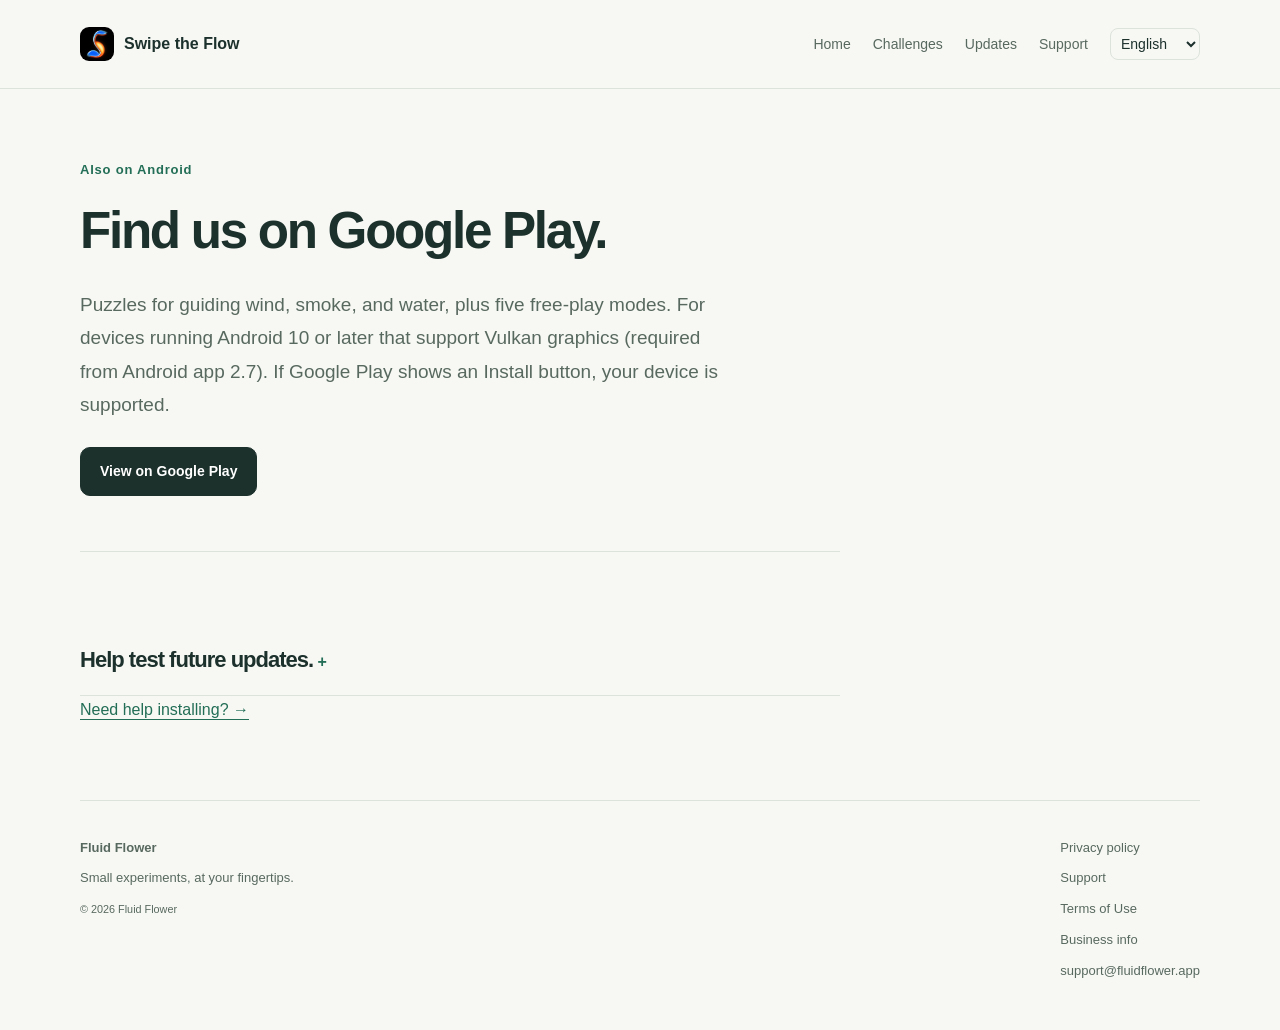
<file: android/index.html>
<!doctype html><html lang="en"><head><meta charset="utf-8"><meta name="viewport" content="width=device-width,initial-scale=1"><meta name="theme-color" content="#f7f8f4"><meta name="description" content="Puzzles for guiding wind, smoke, and water, plus five free-play modes. For devices running Android 10 or later with Vulkan graphics support."><meta property="og:title" content="Swipe the Flow · Android"><meta property="og:description" content="Puzzles for guiding wind, smoke, and water, plus five free-play modes. For devices running Android 10 or later with Vulkan graphics support."><meta property="og:type" content="website"><meta property="og:image" content="https://fluidflower.app/assets/og.jpg"><meta property="og:image:width" content="1200"><meta property="og:image:height" content="630"><meta property="og:image:alt" content="Swipe the Flow — real app screens: Smoke Lab, Water Playground, Wind Tunnel"><meta name="twitter:card" content="summary_large_image"><meta property="og:url" content="https://fluidflower.app/android/"><link rel="alternate" hreflang="ko" href="https://fluidflower.app/android/?lang=ko"><link rel="alternate" hreflang="en" href="https://fluidflower.app/android/?lang=en"><link rel="alternate" hreflang="ja" href="https://fluidflower.app/android/?lang=ja"><link rel="alternate" hreflang="de" href="https://fluidflower.app/android/?lang=de"><link rel="alternate" hreflang="zh-Hans" href="https://fluidflower.app/android/?lang=zh"><link rel="alternate" hreflang="x-default" href="https://fluidflower.app/android/"><link rel="icon" href="/app-icon.png"><link rel="apple-touch-icon" href="/app-icon.png"><link rel="stylesheet" href="/assets/site.css"><script src="/assets/site.js" defer></script><title>Swipe the Flow · Android</title></head><body><a data-ko="본문으로 건너뛰기" data-en="Skip to content" data-ja="本文へ移動" data-de="Zum Inhalt springen" data-zh="跳到正文" class="skip" href="#main">본문으로 건너뛰기</a><header class="site-header"><div class="shell nav"><a class="brand" href="/"><img src="/app-icon.png" alt="" width="34" height="34"><span>Swipe the Flow</span></a><nav aria-label="Menu" data-aria-ko="메뉴" data-aria-en="Menu" data-aria-ja="メニュー" data-aria-de="Menü" data-aria-zh="菜单"><a data-ko="홈" data-en="Home" data-ja="ホーム" data-de="Start" data-zh="首页" href="/">홈</a><a data-ko="도전" data-en="Challenges" data-ja="チャレンジ" data-de="Herausforderungen" data-zh="挑战玩法" href="/#challenges">도전</a><a data-ko="업데이트" data-en="Updates" data-ja="更新情報" data-de="Neuigkeiten" data-zh="更新" href="/#updates">업데이트</a><a data-ko="고객지원" data-en="Support" data-ja="サポート" data-de="Support" data-zh="帮助与支持" href="/swipe-the-flow-privacy/support.html">고객지원</a><label class="language"><span class="sr-only">언어 · Language · 言語 · Sprache · 语言</span><select id="languageSelect"><option value="ko">한국어</option><option value="en">English</option><option value="ja">日本語</option><option value="de">Deutsch</option><option value="zh">简体中文</option></select></label></nav></div></header><main id="main" class="shell"><section class="page-heading"><p data-ko="Android에서도" data-en="Also on Android" data-ja="Android でも" data-de="Auch für Android" data-zh="Android 版也来了" class="eyebrow">Android에서도</p><h1 data-ko="Google Play에서 만나요." data-en="Find us on Google Play." data-ja="Google Play で遊ぼう。" data-de="Du findest uns bei Google Play." data-zh="在 Google Play 等你。" >Google Play에서 만나요.</h1><p data-ko="바람·연기·물의 길을 만드는 퍼즐, 그리고 자유롭게 만져보는 다섯 가지 모드. Android 10 이상이고 Vulkan 그래픽을 지원하는 기기에서 즐기세요(Android 앱 2.7부터 필요). Google Play에 설치 버튼이 보이면 쓸 수 있는 기기예요." data-en="Puzzles for guiding wind, smoke, and water, plus five free-play modes. For devices running Android 10 or later that support Vulkan graphics (required from Android app 2.7). If Google Play shows an Install button, your device is supported." data-ja="風・煙・水の道をつくるパズルと、自由に触って遊ぶ5つのモード。Android 10 以降で、Vulkan グラフィックスに対応した端末で楽しめます（Android 版 2.7 から必要）。Google Play にインストールボタンが表示されれば対応端末です。" data-de="Rätsel, in denen du Wind, Rauch und Wasser lenkst, dazu fünf Modi zum freien Spielen. Für Geräte ab Android 10 mit Vulkan-Grafikunterstützung (ab der Android-App 2.7 nötig). Zeigt Google Play die Schaltfläche „Installieren“, wird dein Gerät unterstützt." data-zh="引导风、烟和水的解谜游戏，再加上五种可以随意摆弄的自由模式。适用于 Android 10 及以上、支持 Vulkan 图形的设备（Android App 2.7 起需要）。Google Play 显示“安装”按钮，就说明你的设备可以使用。" class="lede">바람·연기·물의 길을 만드는 퍼즐, 그리고 자유롭게 만져보는 다섯 가지 모드. Android 10 이상이고 Vulkan 그래픽을 지원하는 기기에서 즐기세요(Android 앱 2.7부터 필요). Google Play에 설치 버튼이 보이면 쓸 수 있는 기기예요.</p><a data-ko="Google Play에서 보기" data-en="View on Google Play" data-ja="Google Play で見る" data-de="Bei Google Play ansehen" data-zh="在 Google Play 查看" class="button" data-store="play" href="https://play.google.com/store/apps/details?id=io.github.fluidflower.swipetheflow&amp;referrer=utm_source%3Dwebsite%26utm_medium%3Dandroid_page">Google Play에서 보기</a></section><section class="section narrow"><details class="tester"><summary><h2 data-ko="다음 업데이트를 먼저 경험하고 싶다면." data-en="Help test future updates." data-ja="次の更新を、一足先に。" data-de="Teste kommende Updates." data-zh="想抢先体验下一次更新？" >다음 업데이트를 먼저 경험하고 싶다면.</h2></summary><p data-ko="테스트 참여는 하고 싶을 때만 하면 돼요. 일반 설치에는 아래 절차가 필요 없어요. 테스트를 원하면 Android 기기에서 사용하는 Google 계정으로 그룹에 가입한 뒤 Play 테스트 링크를 열어 주세요." data-en="Testing is optional; it is not required to install the public app. To test future updates, join the group with the Google account you use on your Android device, then open the Play testing link." data-ja="テストへの参加は任意です。通常版のインストールには以下の手順は必要ありません。参加する場合は、Android 端末で使っている Google アカウントでグループに加入してから、Play のテストリンクを開いてください。" data-de="Der Test ist freiwillig und für die normale App nicht nötig. Wenn du kommende Updates testen möchtest, tritt mit dem Google-Konto deines Android-Geräts der Gruppe bei und öffne dann den Play-Testlink." data-zh="参加测试是自愿的，普通安装不需要下面的步骤。如果想参加测试，请先用 Android 设备上登录的 Google 账号加入群组，再打开 Play 测试链接。" >테스트 참여는 하고 싶을 때만 하면 돼요. 일반 설치에는 아래 절차가 필요 없어요. 테스트를 원하면 Android 기기에서 사용하는 Google 계정으로 그룹에 가입한 뒤 Play 테스트 링크를 열어 주세요.</p><ol class="steps"><li><a data-ko="테스터 그룹 가입" data-en="Join the tester group" data-ja="テスターグループに参加" data-de="Der Testgruppe beitreten" data-zh="加入测试者群组" href="https://groups.google.com/g/swipetheflow-testers">테스터 그룹 가입</a></li><li><a data-ko="Play 테스트 참여" data-en="Open the Play testing link" data-ja="Play のテストに参加" data-de="Play-Testlink öffnen" data-zh="打开 Play 测试链接" href="https://play.google.com/apps/testing/io.github.fluidflower.swipetheflow">Play 테스트 참여</a></li></ol></details><a data-ko="설치에 도움이 필요하면 →" data-en="Need help installing? →" data-ja="インストールでお困りですか？ →" data-de="Hilfe bei der Installation? →" data-zh="安装时需要帮助？ →" href="/swipe-the-flow-privacy/support.html">설치에 도움이 필요하면 →</a></section></main><footer class="shell footer"><div><strong>Fluid Flower</strong><p data-ko="손끝에서 시작되는 작은 실험." data-en="Small experiments, at your fingertips." data-ja="指先から始まる、小さな実験。" data-de="Kleine Experimente, direkt unter deinen Fingern." data-zh="从指尖开始的小实验。" >손끝에서 시작되는 작은 실험.</p><small>© 2026 Fluid Flower</small></div><nav aria-label="Footer" data-aria-ko="하단 메뉴" data-aria-en="Footer" data-aria-ja="フッター" data-aria-de="Fußzeile" data-aria-zh="页脚菜单"><a data-ko="개인정보처리방침" data-en="Privacy policy" data-ja="プライバシーポリシー" data-de="Datenschutzerklärung" data-zh="隐私政策" href="/swipe-the-flow-privacy/">개인정보처리방침</a><a data-ko="고객지원" data-en="Support" data-ja="サポート" data-de="Support" data-zh="帮助与支持" href="/swipe-the-flow-privacy/support.html">고객지원</a><a data-ko="이용약관" data-en="Terms of Use" data-ja="利用規約" data-de="Nutzungsbedingungen" data-zh="使用条款" href="/swipe-the-flow-privacy/terms.html">이용약관</a><a data-ko="사업자 정보" data-en="Business info" data-ja="事業者情報" data-de="Impressum" data-zh="经营者信息" href="/business/">사업자 정보</a><a href="mailto:support@fluidflower.app">support@fluidflower.app</a></nav></footer></body></html>
</file>
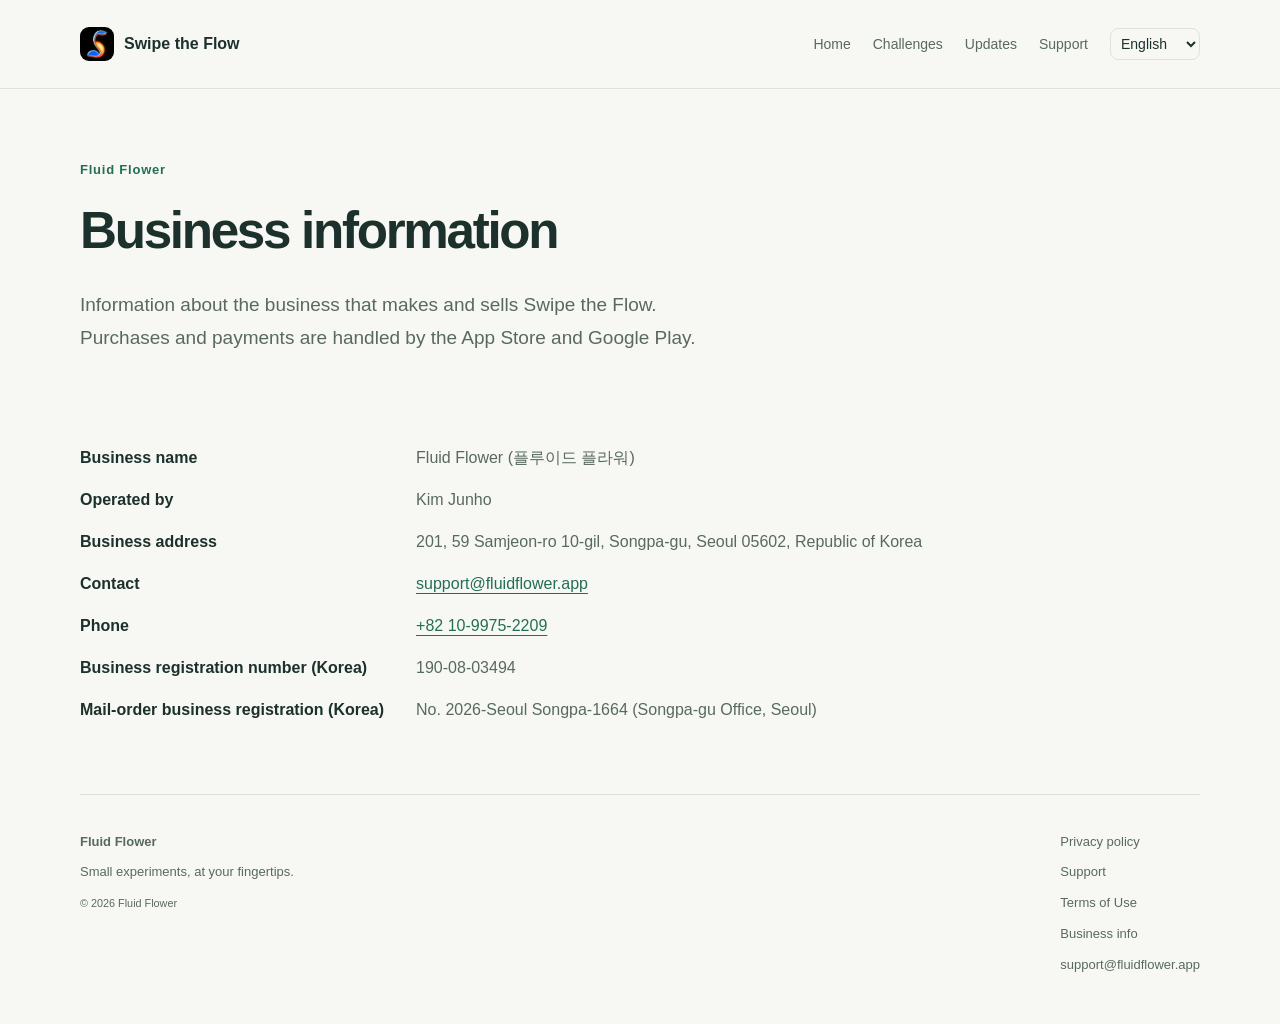
<file: business/index.html>
<!doctype html><html lang="en"><head><meta charset="utf-8"><meta name="viewport" content="width=device-width,initial-scale=1"><meta name="theme-color" content="#f7f8f4"><meta name="description" content="Business information for Swipe the Flow (Fluid Flower)."><meta property="og:title" content="Swipe the Flow · Business information"><meta property="og:description" content="Business information for Swipe the Flow (Fluid Flower)."><meta property="og:type" content="website"><meta property="og:image" content="https://fluidflower.app/app-icon.png"><meta property="og:url" content="https://fluidflower.app/business/"><link rel="alternate" hreflang="ko" href="https://fluidflower.app/business/?lang=ko"><link rel="alternate" hreflang="en" href="https://fluidflower.app/business/?lang=en"><link rel="alternate" hreflang="ja" href="https://fluidflower.app/business/?lang=ja"><link rel="alternate" hreflang="de" href="https://fluidflower.app/business/?lang=de"><link rel="alternate" hreflang="zh-Hans" href="https://fluidflower.app/business/?lang=zh"><link rel="alternate" hreflang="x-default" href="https://fluidflower.app/business/"><link rel="icon" href="/app-icon.png"><link rel="apple-touch-icon" href="/app-icon.png"><link rel="stylesheet" href="/assets/site.css"><script src="/assets/site.js" defer></script><title>Swipe the Flow · Business information</title></head><body><a data-ko="본문으로 건너뛰기" data-en="Skip to content" data-ja="本文へ移動" data-de="Zum Inhalt springen" data-zh="跳到正文" class="skip" href="#main">본문으로 건너뛰기</a><header class="site-header"><div class="shell nav"><a class="brand" href="/"><img src="/app-icon.png" alt="" width="34" height="34"><span>Swipe the Flow</span></a><nav aria-label="Menu" data-aria-ko="메뉴" data-aria-en="Menu" data-aria-ja="メニュー" data-aria-de="Menü" data-aria-zh="菜单"><a data-ko="홈" data-en="Home" data-ja="ホーム" data-de="Start" data-zh="首页" href="/">홈</a><a data-ko="도전" data-en="Challenges" data-ja="チャレンジ" data-de="Herausforderungen" data-zh="挑战玩法" href="/#challenges">도전</a><a data-ko="업데이트" data-en="Updates" data-ja="更新情報" data-de="Neuigkeiten" data-zh="更新" href="/#updates">업데이트</a><a data-ko="고객지원" data-en="Support" data-ja="サポート" data-de="Support" data-zh="帮助与支持" href="/swipe-the-flow-privacy/support.html">고객지원</a><label class="language"><span class="sr-only">언어 · Language · 言語 · Sprache · 语言</span><select id="languageSelect"><option value="ko">한국어</option><option value="en">English</option><option value="ja">日本語</option><option value="de">Deutsch</option><option value="zh">简体中文</option></select></label></nav></div></header><main id="main" class="shell"><section class="page-heading"><p data-ko="Fluid Flower" data-en="Fluid Flower" data-ja="Fluid Flower" data-de="Fluid Flower" data-zh="Fluid Flower" class="eyebrow">Fluid Flower</p><h1 data-ko="사업자 정보" data-en="Business information" data-ja="事業者情報" data-de="Impressum" data-zh="经营者信息">사업자 정보</h1><p data-ko="Swipe the Flow를 만들고 판매하는 사업자의 정보입니다. 앱 구매와 결제는 App Store와 Google Play에서 이루어집니다." data-en="Information about the business that makes and sells Swipe the Flow. Purchases and payments are handled by the App Store and Google Play." data-ja="Swipe the Flow を開発・販売している事業者の情報です。アプリの購入と決済は App Store と Google Play で行われます。" data-de="Angaben zum Anbieter von Swipe the Flow. Käufe und Zahlungen werden über den App Store und Google Play abgewickelt." data-zh="制作并销售 Swipe the Flow 的经营者信息。App 的购买和付款由 App Store 和 Google Play 处理。" class="lede">Swipe the Flow를 만들고 판매하는 사업자의 정보입니다. 앱 구매와 결제는 App Store와 Google Play에서 이루어집니다.</p></section><article class="document"><dl class="business-info"><dt><span data-ko="상호" data-en="Business name" data-ja="商号" data-de="Firma" data-zh="商号">상호</span></dt><dd><span data-ko="플루이드 플라워(Fluid Flower)" data-en="Fluid Flower (플루이드 플라워)" data-ja="Fluid Flower(플루이드 플라워)" data-de="Fluid Flower (플루이드 플라워)" data-zh="Fluid Flower (플루이드 플라워)">플루이드 플라워(Fluid Flower)</span></dd><dt><span data-ko="운영자" data-en="Operated by" data-ja="運営者" data-de="Betreiber" data-zh="经营者">운영자</span></dt><dd><span data-ko="김준호" data-en="Kim Junho" data-ja="Kim Junho(김준호)" data-de="Kim Junho" data-zh="Kim Junho">김준호</span></dd><dt><span data-ko="사업장 주소" data-en="Business address" data-ja="所在地" data-de="Anschrift" data-zh="经营地址">사업장 주소</span></dt><dd><span data-ko="(05602) 서울특별시 송파구 삼전로10길 59, 201호" data-en="201, 59 Samjeon-ro 10-gil, Songpa-gu, Seoul 05602, Republic of Korea" data-ja="201, 59 Samjeon-ro 10-gil, Songpa-gu, Seoul 05602, 大韓民国" data-de="201, 59 Samjeon-ro 10-gil, Songpa-gu, Seoul 05602, Republik Korea" data-zh="201, 59 Samjeon-ro 10-gil, Songpa-gu, Seoul 05602, 大韩民国">(05602) 서울특별시 송파구 삼전로10길 59, 201호</span></dd><dt><span data-ko="연락처" data-en="Contact" data-ja="連絡先" data-de="Kontakt" data-zh="联系方式">연락처</span></dt><dd><a href="mailto:support@fluidflower.app">support@fluidflower.app</a></dd><dt><span data-ko="전화번호" data-en="Phone" data-ja="電話番号" data-de="Telefon" data-zh="电话">전화번호</span></dt><dd><a href="tel:+821099752209"><span data-ko="010-9975-2209" data-en="+82 10-9975-2209" data-ja="+82 10-9975-2209" data-de="+82 10-9975-2209" data-zh="+82 10-9975-2209">010-9975-2209</span></a></dd><dt><span data-ko="사업자등록번호" data-en="Business registration number (Korea)" data-ja="事業者登録番号(韓国)" data-de="Unternehmensnummer (Republik Korea)" data-zh="营业执照号码（韩国）">사업자등록번호</span></dt><dd>190-08-03494</dd><dt><span data-ko="통신판매업 신고번호" data-en="Mail-order business registration (Korea)" data-ja="通信販売業申告番号(韓国)" data-de="Registrierung als Versandhändler (Republik Korea)" data-zh="通信销售业申报号码（韩国）">통신판매업 신고번호</span></dt><dd><span data-ko="제2026-서울송파-1664호(서울특별시 송파구청)" data-en="No. 2026-Seoul Songpa-1664 (Songpa-gu Office, Seoul)" data-ja="第2026-ソウル松坡-1664号(ソウル特別市 松坡区庁)" data-de="Nr. 2026-Seoul Songpa-1664 (Bezirksamt Songpa-gu, Seoul)" data-zh="第2026-首尔松坡-1664号（首尔特别市松坡区厅）">제2026-서울송파-1664호(서울특별시 송파구청)</span></dd></dl></article></main><footer class="shell footer"><div><strong>Fluid Flower</strong><p data-ko="손끝에서 시작되는 작은 실험." data-en="Small experiments, at your fingertips." data-ja="指先から始まる、小さな実験。" data-de="Kleine Experimente, direkt unter deinen Fingern." data-zh="从指尖开始的小实验。" >손끝에서 시작되는 작은 실험.</p><small>© 2026 Fluid Flower</small></div><nav aria-label="Footer" data-aria-ko="하단 메뉴" data-aria-en="Footer" data-aria-ja="フッター" data-aria-de="Fußzeile" data-aria-zh="页脚菜单"><a data-ko="개인정보처리방침" data-en="Privacy policy" data-ja="プライバシーポリシー" data-de="Datenschutzerklärung" data-zh="隐私政策" href="/swipe-the-flow-privacy/">개인정보처리방침</a><a data-ko="고객지원" data-en="Support" data-ja="サポート" data-de="Support" data-zh="帮助与支持" href="/swipe-the-flow-privacy/support.html">고객지원</a><a data-ko="이용약관" data-en="Terms of Use" data-ja="利用規約" data-de="Nutzungsbedingungen" data-zh="使用条款" href="/swipe-the-flow-privacy/terms.html">이용약관</a><a data-ko="사업자 정보" data-en="Business info" data-ja="事業者情報" data-de="Impressum" data-zh="经营者信息" href="/business/">사업자 정보</a><a href="mailto:support@fluidflower.app">support@fluidflower.app</a></nav></footer></body></html>
</file>
<file: assets/site.css>
:root{color-scheme:light;--paper:#f7f8f4;--ink:#1c302c;--muted:#586960;--line:#dce3da;--accent:#236e56}
*{box-sizing:border-box}
html{scroll-behavior:smooth;scroll-padding-top:100px}
body{margin:0;background:var(--paper);color:var(--ink);font:16px/1.75 -apple-system,BlinkMacSystemFont,"Segoe UI",sans-serif;word-break:keep-all;overflow-wrap:anywhere}
img{display:block;max-width:100%;height:auto}
a{color:var(--accent);text-underline-offset:4px}
button,select{font:inherit}
button,a,select,summary{-webkit-tap-highlight-color:transparent}
button,summary{cursor:pointer}
a:focus-visible,button:focus-visible,select:focus-visible,summary:focus-visible{outline:3px solid #25825f;outline-offset:5px}
[hidden]{display:none!important}
.shell{width:min(1120px,calc(100% - 64px));margin-inline:auto}
.site-header{border-bottom:1px solid var(--line)}
.nav{min-height:88px;display:flex;align-items:center;justify-content:space-between;gap:24px}
.brand{display:flex;align-items:center;gap:10px;font-weight:750;color:var(--ink);text-decoration:none;white-space:nowrap}
.brand img{border-radius:9px;width:34px}
.nav nav{display:flex;align-items:center;gap:22px;font-size:14px}
.nav nav a{text-decoration:none;color:var(--muted)}
.nav nav a:hover,.nav nav a[aria-current]{color:var(--ink)}
select{background:transparent;border:1px solid var(--line);border-radius:8px;padding:6px;color:var(--ink);max-width:100%}
.hero{display:grid;grid-template-columns:1.2fr 1fr;align-items:center;gap:64px;padding:72px 0 90px}
.eyebrow{color:var(--accent);font-size:13px;font-weight:750;letter-spacing:.06em;margin:0 0 18px}
h1,h2,h3{line-height:1.22;letter-spacing:-.045em;margin:0;font-weight:750}
h1{font-size:clamp(36px,4.2vw,58px)}
h2{font-size:clamp(28px,3vw,38px)}
h3{font-size:23px}
.lede{font-size:19px;color:var(--muted);max-width:640px;margin:26px 0}
.actions{display:flex;gap:10px;flex-wrap:wrap;margin-top:32px}
.button{display:inline-flex;align-items:center;justify-content:center;text-align:center;min-height:48px;padding:11px 19px;background:var(--ink);color:white;border:1px solid var(--ink);border-radius:10px;text-decoration:none;font-weight:650;font-size:14px}
.button.secondary{background:transparent;color:var(--ink);border-color:#b8c6bd}
.text-button{background:none;border:0;padding:4px 0;color:var(--accent);font-weight:650;font-size:15px}
.fine,figcaption{color:var(--muted);font-size:12px}
.hero-stage{margin:0;background:#e9eee4;border-radius:28px;padding:32px 24px 20px;text-align:center}
.phone{width:min(248px,100%);margin:auto;border:7px solid #21352e;border-radius:34px;overflow:hidden;background:#21352e}
.phone img{width:100%;height:auto}
.hero-stage figcaption{margin-top:17px}
.section{padding:76px 0;border-top:1px solid var(--line)}
.section-copy{max-width:680px;color:var(--muted);margin:22px 0 34px;font-size:17px}
.challenge-grid{display:grid;grid-template-columns:repeat(4,minmax(0,1fr));gap:20px;margin-top:36px}
.challenge{border:1px solid var(--line);border-radius:20px;overflow:hidden;background:#fff}
.capture{padding:26px;background:#edf0e8}
.capture img{width:185px;max-width:100%;height:auto;margin:auto;border:5px solid #21352e;border-radius:24px}
.card-copy{padding:25px}
.card-copy p,.mode-copy p{font-size:14px;color:var(--muted);margin-bottom:0}
.mode-grid{display:grid;grid-template-columns:repeat(4,minmax(0,1fr));gap:22px;margin-top:38px}
.mode-capture{background:#e9eee4;border-radius:16px;padding:20px}
.mode-capture img{width:100%;height:auto;border-radius:15px}
.mode-copy{padding-top:22px}
.mode-copy h3{font-size:20px}
.pro-section{display:grid;grid-template-columns:1fr 1fr;gap:60px;align-items:start}
.pro-panel{background:#e9eee4;border-radius:20px;padding:26px}
.pro-list{padding:0;margin:0;list-style:none}
.pro-list li{padding:14px 0;border-bottom:1px solid #d2dccd}
.pro-list li:last-child{border:0}
.pro-list strong{display:block}
.pro-list span{font-size:14px;color:var(--muted)}
.updates{display:grid;grid-template-columns:1fr 1fr;gap:32px;margin-top:36px}
.updates article{padding:25px 0;border-top:1px solid var(--line)}
.update-meta{display:flex;flex-wrap:wrap;gap:12px;font-size:12px;color:var(--muted);margin-bottom:16px}
.updates p,.trust p{color:var(--muted)}
.trust{display:grid;grid-template-columns:1fr 1fr;gap:70px}
.trust h2{font-size:28px}
.footer{padding:36px 0 48px;border-top:1px solid var(--line);display:flex;justify-content:space-between;gap:30px;color:var(--muted);font-size:13px}
.footer p{margin:8px 0}
.footer nav{display:grid;gap:8px}
.footer a{color:var(--muted);text-decoration:none}
.page-heading{padding:70px 0 55px;max-width:850px}
.page-heading h1{font-size:clamp(34px,4vw,52px)}
.document-layout{display:grid;grid-template-columns:230px minmax(0,1fr);gap:60px;padding-bottom:70px}
.toc{position:sticky;top:30px;font-size:13px;border-top:1px solid var(--line);padding-top:22px}
.toc ol{padding-left:22px}
.toc li{margin:8px 0}
.toc a{color:var(--muted);text-decoration:none}
.document{min-width:0}
.document h2{font-size:24px;margin:42px 0 16px;line-height:1.45}
.document h3{font-size:19px;margin-top:24px}
.document p,.document li{color:var(--muted)}
.document ul{padding-left:22px}
.document section:first-child h2{margin-top:0}
.document a{overflow-wrap:anywhere}
.document .lead{font-size:18px}
.document .meta,.document .updated{font-size:13px}
.faq,.support-document,.narrow{max-width:760px}
.faq{border-top:1px solid var(--line);padding:38px 0}
.faq h2{font-size:28px;margin-bottom:20px}
details{border-bottom:1px solid var(--line);padding:19px 0}
summary{font-weight:650}
details p{color:var(--muted);margin-bottom:0}
.support-document{padding:25px 0 75px}
.steps{padding-left:24px}
.steps li{margin:15px 0}
dialog{width:min(620px,calc(100% - 28px));max-height:92dvh;overflow:auto;border:1px solid var(--line);border-radius:20px;background:var(--paper);padding:20px;color:var(--ink)}
dialog::backdrop{background:#14241fbc}
.dialog-top{display:flex;align-items:center;justify-content:space-between;gap:20px;margin-bottom:15px}
.dialog-top h2{font-size:19px}
.dialog-top .button{min-height:40px;flex-shrink:0}
video{display:block;max-width:100%;width:auto;max-height:62dvh;margin:auto;border-radius:12px}
.skip{position:fixed;top:-80px;left:20px;padding:10px;background:white;z-index:20}
.skip:focus{top:12px}
.sr-only{position:absolute;width:1px;height:1px;padding:0;margin:-1px;overflow:hidden;clip:rect(0,0,0,0);white-space:nowrap;border:0}
@media(max-width:900px){.nav{flex-wrap:wrap;padding-block:20px;gap:15px}
.nav nav{gap:20px}
.hero{gap:35px}
.hero h1{font-size:42px}
.challenge-grid{grid-template-columns:repeat(2,minmax(0,1fr))}
.mode-grid{grid-template-columns:repeat(2,minmax(0,1fr));gap:35px}
.mode-capture img{width:185px;margin:auto}
.document-layout{grid-template-columns:190px minmax(0,1fr);gap:30px}
.pro-section{gap:30px}
}
@media(max-width:600px){.shell{width:calc(100% - 36px)}
.nav{gap:17px}
.nav nav{width:100%;gap:12px;justify-content:space-between;font-size:11px}
.language select{font-size:11px;padding:5px 2px}
.hero{grid-template-columns:1fr;gap:36px;padding:42px 0 50px}
.hero h1{font-size:clamp(32px,8.2vw,44px)}
.lede{font-size:17px;margin:20px 0}
.actions{margin-top:24px;gap:8px}
.actions .button{flex:1;padding:12px 8px;font-size:12px}
.hero-stage{padding:25px 20px 17px}
.phone{width:220px}
.section{padding:48px 0}
.challenge-grid{grid-template-columns:1fr;gap:25px}
.capture img{width:190px}
.card-copy{padding:23px}
.mode-grid{gap:24px 14px}
.mode-capture{padding:12px}
.mode-capture img{border-radius:10px}
.mode-copy h3{font-size:18px}
.mode-copy p{font-size:13px}
.pro-section,.updates,.trust{grid-template-columns:1fr;gap:25px}
.updates{gap:0}
.footer{flex-direction:column;gap:24px}
.page-heading{padding:42px 0}
.document-layout{display:block;padding-bottom:45px}
.toc{position:static;margin-bottom:35px}
.toc ol{columns:2;column-gap:25px;font-size:11px}
.toc li{break-inside:avoid}
.document h2{font-size:22px}
.document{font-size:15px}
.page-heading h1{font-size:34px}
.dialog-top h2{font-size:16px}
}
@media(prefers-reduced-motion:reduce){html{scroll-behavior:auto}
}

/* 2.8 바람 과녁으로 도전이 다섯 — 넓은 화면 5칸, 중간 3칸(3+2), 태블릿 2칸에서는 새 게임 카드가 한 줄을 쓴다(1+2+2). */
.challenge-grid{grid-template-columns:repeat(5,minmax(0,1fr))}
@media(max-width:1180px){.challenge-grid{grid-template-columns:repeat(3,minmax(0,1fr))}}
@media(max-width:900px){.challenge-grid{grid-template-columns:repeat(2,minmax(0,1fr))}.challenge-grid>.challenge:first-child{grid-column:1/-1}}
@media(max-width:600px){.challenge-grid{grid-template-columns:1fr}}
.business-info{display:grid;grid-template-columns:max-content minmax(0,1fr);gap:14px 32px;margin:8px 0 70px}.business-info dt{font-weight:700}.business-info dd{margin:0;color:var(--muted);overflow-wrap:anywhere}@media(max-width:640px){.business-info{grid-template-columns:1fr;gap:4px}.business-info dd{margin-bottom:14px}}
/* 첫 화면: 제목 → 실제 플레이 영상 → 소개·버튼. 넓은 화면은 영상이 오른쪽, 좁은 화면은 제목 바로 아래(첫 화면 안에 보이게). */
.hero{grid-template-areas:"head stage" "body stage";row-gap:0}
.hero-head{grid-area:head;align-self:end}
.hero-body{grid-area:body;align-self:start}
.hero-stage{grid-area:stage;padding:18px 18px 14px}
.hero-video{display:block;width:100%;height:auto;max-height:none;aspect-ratio:720/498;margin:0;border-radius:14px;background:#0b1424;object-fit:cover}
.hero-stage figcaption{margin-top:12px}
.free-box{list-style:none;padding:0;margin:-12px 0 26px;display:flex;flex-wrap:wrap;gap:8px}
.free-box li{background:#fff;border:1px solid var(--line);border-radius:999px;padding:5px 12px;font-size:13px;font-weight:650;line-height:1.5;color:var(--ink)}
.tester summary{list-style:none}
.tester summary::-webkit-details-marker{display:none}
.tester summary h2{display:inline;font-size:22px}
.tester summary::after{content:" +";color:var(--accent);font-weight:750}
.tester[open] summary::after{content:" −"}
/* 자유 모드 다섯 — 넓은 화면 5칸, 중간 3칸, 태블릿·폰 2칸(첫 카드가 한 줄) */
.mode-grid{grid-template-columns:repeat(5,minmax(0,1fr))}
@media(max-width:1180px){.mode-grid{grid-template-columns:repeat(3,minmax(0,1fr))}}
@media(max-width:900px){.mode-grid{grid-template-columns:repeat(2,minmax(0,1fr))}.mode-grid>.mode:first-child{grid-column:1/-1}}
@media(max-width:600px){.hero{grid-template-columns:1fr;grid-template-areas:"head" "stage" "body";gap:20px 0;padding-top:28px}
.hero-stage{padding:10px 10px 8px;border-radius:20px}
.hero-stage figcaption{margin-top:8px}
.hero-body .lede{margin-top:4px}
.free-box{margin-top:-14px}
.free-box li{font-size:12px;padding:4px 10px}
.nav nav{flex-wrap:wrap;row-gap:6px}
.nav nav a{overflow-wrap:normal;white-space:nowrap}
}
.pro-list li{display:flex;gap:8px;align-items:baseline}
.pro-list .check{flex:none}
/* 한국어용 keep-all이 일본어에선 「。」만 다음 줄로 밀어낸다 — 일본어는 일반 줄바꿈 */
html:lang(ja) body,:lang(zh) body{word-break:normal;line-break:strict}
.free-box.hero-free{margin:14px 0 16px}
.tablet{width:min(300px,100%);margin:auto;border:7px solid #21352e;border-radius:22px;overflow:hidden;background:#21352e;aspect-ratio:3/4}.tablet video{display:block;width:100%;height:100%;object-fit:cover}
</file>
